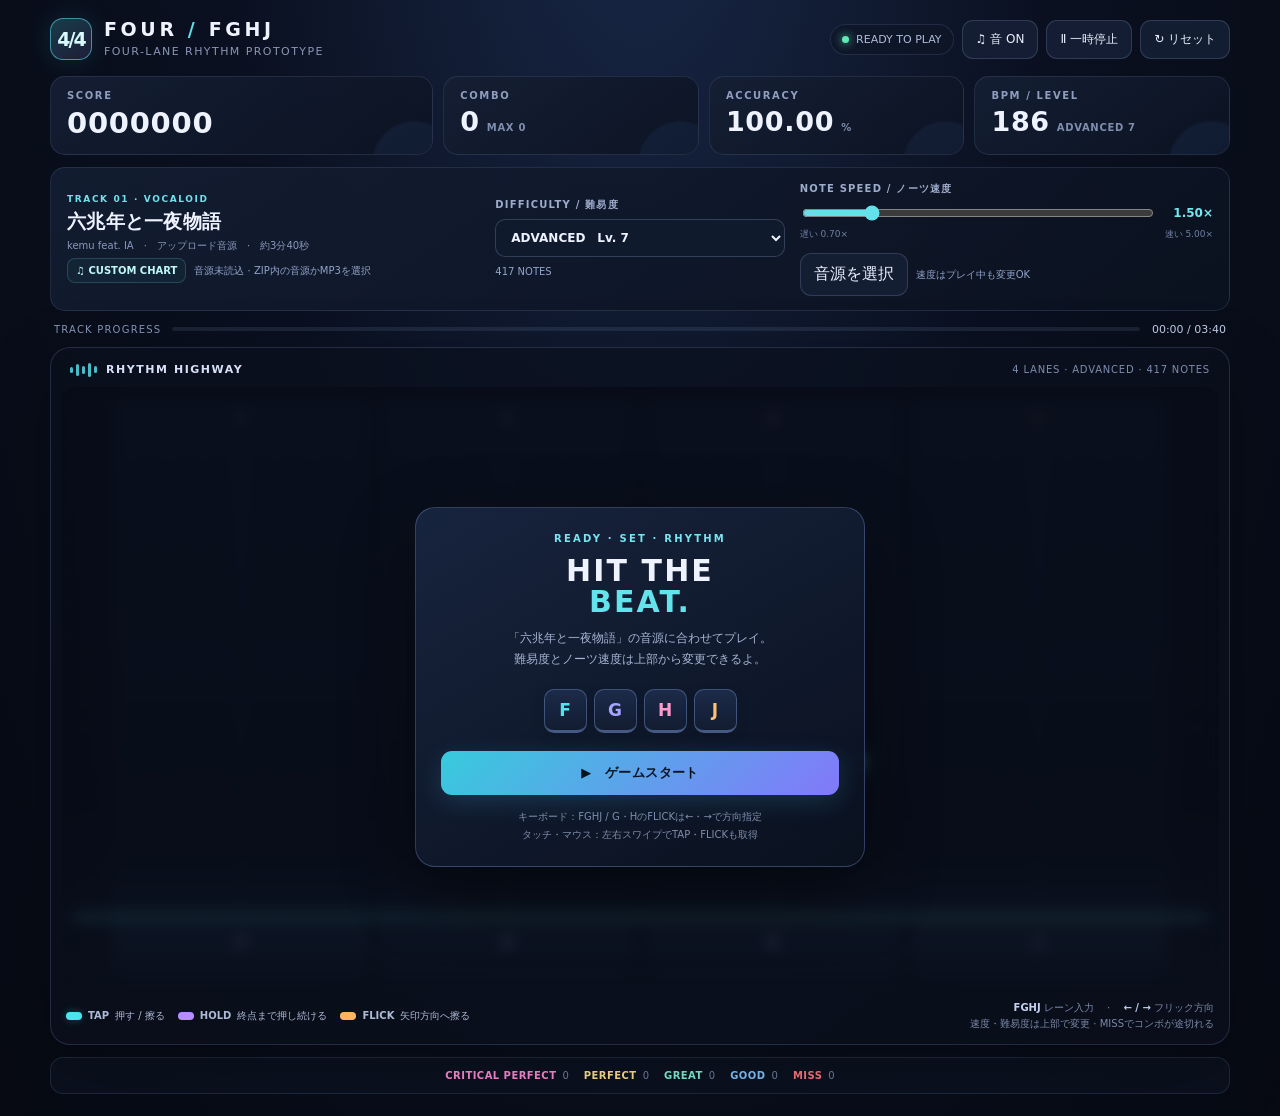
<file: index.html>
<!doctype html>
<html lang="ja">
<head>
<meta charset="utf-8">
<meta name="viewport" content="width=device-width,initial-scale=1,maximum-scale=1,user-scalable=no">
<meta name="theme-color" content="#090d18">
<title>FOUR / FGHJ Rhythm — 六兆年と一夜物語</title>
<link rel="stylesheet" href="./css/style.css">
<script src="./js/game.js" defer></script>
</head>
<body>
<div class="app">
  <header class="topbar">
    <div class="brand">
      <div class="logo">4/4</div>
      <div><h1>FOUR <span style="color:#60dfe9">/</span> FGHJ</h1><p>FOUR-LANE RHYTHM PROTOTYPE</p></div>
    </div>
    <div class="top-actions">
      <div class="status"><span class="status-dot"></span><span id="statusText">READY TO PLAY</span></div>
      <button class="icon-btn" id="soundBtn" title="リズムガイド音のON/OFF">♫ 音 ON</button>
      <button class="secondary-btn" id="pauseBtn" disabled>Ⅱ 一時停止</button>
      <button class="secondary-btn" id="restartBtn">↻ リセット</button>
    </div>
  </header>

  <section class="hud" aria-label="プレイ情報">
    <div class="metric primary"><div class="metric-label">SCORE</div><div class="metric-value" id="score">0000000</div></div>
    <div class="metric"><div class="metric-label">COMBO</div><div class="metric-value" id="combo">0<span class="metric-sub">MAX <span id="maxCombo">0</span></span></div></div>
    <div class="metric"><div class="metric-label">ACCURACY</div><div class="metric-value" id="accuracy">100.00<span class="metric-sub">%</span></div></div>
    <div class="metric"><div class="metric-label">BPM / LEVEL</div><div class="metric-value"><span id="bpmMain">186</span><span class="metric-sub" id="levelLabel">ADVANCED 7</span></div></div>
  </section>

  <section class="song-settings" aria-label="楽曲とゲーム設定">
    <div class="song-ident">
      <div class="song-kicker">TRACK 01 · VOCALOID</div>
      <h2 class="song-title">六兆年と一夜物語</h2>
      <p class="song-artist">kemu feat. IA　·　アップロード音源　·　約3分40秒</p>
      <div class="audio-controls"><span class="track-tag">♫ CUSTOM CHART</span><span class="audio-state" id="audioStatus" aria-live="polite">音源を読み込み中…</span></div>
    </div>
    <label class="setting-field">
      <span class="setting-label">DIFFICULTY / 難易度</span>
      <select class="setting-select" id="difficultySelect" aria-label="難易度を選択">
        <option value="ADVANCED">ADVANCED　Lv. 7</option>
        <option value="EXPERT">EXPERT　Lv. 11</option>
        <option value="MASTER">MASTER　Lv. 13</option>
      </select>
      <span class="audio-state" id="chartCount">417 NOTES</span>
    </label>
    <div class="setting-field">
      <label class="setting-label" for="speedSlider">NOTE SPEED / ノーツ速度</label>
      <div class="speed-line"><input class="speed-slider" id="speedSlider" type="range" min="0.70" max="5.00" step="0.05" value="1.50"><output class="speed-value" id="speedValue" for="speedSlider">1.50×</output></div>
      <div class="speed-extremes"><span>遅い 0.70×</span><span>速い 5.00×</span></div>
      <div class="audio-controls"><button class="secondary-btn" id="audioLoadBtn" type="button">音源を選択</button><input id="audioFile" type="file" accept="audio/*,.mp3" hidden><span class="audio-state">速度はプレイ中も変更OK</span></div>
    </div>
  </section>
  <audio id="songAudio" src="./music/rokuchounen.mp3" preload="auto"></audio>

  <div class="progress-wrap"><span class="progress-label">TRACK PROGRESS</span><div class="progress-track"><div class="progress-fill" id="progressFill"></div></div><span class="time-label" id="timeLabel">00:00 / 03:40</span></div>

  <main class="game-panel">
    <div class="stage-head">
      <div class="stage-heading"><span class="live-bars"><i></i><i></i><i></i><i></i><i></i></span> RHYTHM HIGHWAY</div>
      <div class="stage-meta" id="stageMeta">4 LANES · 3 NOTE TYPES · SONG CHART</div>
    </div>
    <div class="canvas-wrap" id="canvasWrap">
      <canvas id="game" tabindex="0" aria-label="4レーンのリズムゲーム。FGHJキーまたは画面下部のスワイプでプレイ"></canvas>
      <div class="toast" id="toast">FLICK DIRECTION!</div>
      <div class="overlay" id="overlay">
        <div class="overlay-card" id="overlayCard">
          <div class="eyebrow">READY · SET · RHYTHM</div>
          <h2>HIT THE<br><span style="color:#63e4ec">BEAT.</span></h2>
          <p>「六兆年と一夜物語」の音源に合わせてプレイ。<br>難易度とノーツ速度は上部から変更できるよ。</p>
          <div class="keychips"><div class="keycap">F</div><div class="keycap">G</div><div class="keycap">H</div><div class="keycap">J</div></div>
          <button class="primary-btn overlay-btn" id="startBtn">▶　ゲームスタート</button>
          <p class="overlay-note">キーボード：FGHJ / FLICKは←・→で方向指定<br>タッチ・マウス：左右スワイプでTAP・FLICKも取得</p>
        </div>
      </div>
    </div>
    <div class="bottom-row">
      <div class="legend">
        <div class="legend-item"><span class="legend-dot tap"></span><strong>TAP</strong><span>押す / 擦る</span></div>
        <div class="legend-item"><span class="legend-dot hold"></span><strong>HOLD</strong><span>終点まで押し続ける</span></div>
        <div class="legend-item"><span class="legend-dot flick"></span><strong>FLICK</strong><span>矢印方向へ擦る</span></div>
      </div>
      <div class="foot-hint"><strong>FGHJ</strong> レーン入力　 ·　 <strong>← / →</strong> フリック方向<br>速度・難易度は上部で変更 · MISSでコンボが途切れる</div>
    </div>
  </main>

  <div class="judgement-strip" aria-label="判定カウント">
    <div class="j-item"><b>CRITICAL PERFECT</b><span class="count" id="countCP">0</span></div>
    <div class="j-item"><b>PERFECT</b><span class="count" id="countP">0</span></div>
    <div class="j-item"><b>GREAT</b><span class="count" id="countGr">0</span></div>
    <div class="j-item"><b>GOOD</b><span class="count" id="countGd">0</span></div>
    <div class="j-item"><b>MISS</b><span class="count" id="countM">0</span></div>
  </div>
</div>

<script>
(() => {
  'use strict';
  const BPM = 186, BEAT = 60 / BPM, APPROACH = 1.85;
  let ROUND = 220.2, noteSpeed = 1.50, selectedDifficulty = 'ADVANCED', audioReady = false, audioFailed = false, audioObjectUrl = null;
  const DIFFICULTY_INFO = { ADVANCED:{level:7,count:417}, EXPERT:{level:11,count:706}, MASTER:{level:13,count:1174} };
  const CHART_DATA = {"ADVANCED":[[0.38,2,"T",0,0.0],[4.2262,2,"T",0,0.0],[4.9954,2,"T",0,0.0],[6.1492,3,"T",0,0.0],[6.5338,3,"T",0,0.0],[7.3031,1,"H",0,0.6452],[9.6591,0,"T",0,0.0],[9.8204,1,"F",1,0.0],[9.9817,2,"T",0,0.0],[10.143,3,"H",0,0.9677],[10.7882,0,"T",0,0.0],[11.4333,0,"T",0,0.0],[13.6914,0,"T",0,0.0],[14.014,0,"T",0,0.0],[14.1753,1,"T",0,0.0],[14.3365,3,"T",0,0.0],[15.7882,0,"T",0,0.0],[15.9495,3,"T",0,0.0],[16.5946,3,"T",0,0.0],[16.9172,0,"T",0,0.0],[17.2398,0,"T",0,0.0],[17.5624,0,"T",0,0.0],[18.2075,0,"T",0,0.0],[18.3688,3,"T",0,0.0],[19.3365,2,"T",0,0.0],[19.8204,3,"T",0,0.0],[19.9817,0,"T",0,0.0],[20.9495,2,"T",0,0.0],[21.1107,3,"T",0,0.0],[21.272,2,"T",0,0.0],[21.4333,3,"T",0,0.0],[21.5946,0,"T",0,0.0],[23.2075,3,"T",0,0.0],[23.8527,2,"T",0,0.0],[24.8204,0,"T",0,0.0],[25.143,3,"T",0,0.0],[25.4656,1,"F",1,0.0],[26.272,1,"F",1,0.0],[26.9172,1,"T",0,0.0],[27.0785,2,"T",0,0.0],[27.5624,2,"T",0,0.0],[27.8849,3,"T",0,0.0],[28.3688,0,"T",0,0.0],[29.4978,0,"T",0,0.0],[29.6591,1,"T",0,0.0],[29.9817,0,"F",1,0.0],[30.143,3,"T",0,0.0],[30.4656,3,"T",0,0.0],[31.1107,0,"T",0,0.0],[31.5946,3,"T",0,0.0],[31.7559,0,"H",0,0.6452],[32.0785,1,"T",0,0.0],[32.4011,1,"T",0,0.0],[33.2075,3,"T",0,0.0],[34.014,1,"T",0,0.0],[34.3365,3,"T",0,0.0],[34.6591,1,"T",0,0.0],[35.5462,1,"T",0,0.0],[35.6269,0,"T",0,0.0],[35.9495,2,"T",0,0.0],[36.7559,3,"T",0,0.0],[37.0785,1,"F",-1,0.0],[37.5624,3,"T",0,0.0],[37.8849,2,"T",0,0.0],[38.3688,2,"T",0,0.0],[38.5301,0,"T",0,0.0],[38.8527,1,"T",0,0.0],[39.1753,2,"T",0,0.0],[40.6269,2,"T",0,0.0],[41.1107,3,"F",-1,0.0],[42.0785,2,"T",0,0.0],[42.4011,1,"T",0,0.0],[42.7236,1,"T",0,0.0],[43.3688,1,"T",0,0.0],[43.5301,0,"T",0,0.0],[43.8527,2,"T",0,0.0],[44.4978,3,"T",0,0.0],[44.8204,2,"T",0,0.0],[45.7882,0,"T",0,0.0],[46.1107,1,"T",0,0.0],[46.4333,1,"T",0,0.0],[47.0785,3,"H",0,0.9677],[47.4011,2,"T",0,0.0],[47.5624,0,"T",0,0.0],[48.2075,3,"T",0,0.0],[48.3688,2,"T",0,0.0],[48.5301,1,"T",0,0.0],[48.6914,2,"T",0,0.0],[49.8204,1,"H",0,0.6452],[49.9817,0,"T",0,0.0],[50.143,2,"T",0,0.0],[50.3043,0,"T",0,0.0],[50.4656,3,"T",0,0.0],[51.1107,0,"T",0,0.0],[51.4333,1,"T",0,0.0],[51.7559,0,"H",0,0.9677],[53.0462,1,"H",0,0.9677],[53.6914,0,"T",0,0.0],[53.8527,2,"T",0,0.0],[54.6591,0,"T",0,0.0],[55.3043,3,"H",0,0.6452],[55.6269,1,"T",0,0.0],[55.7882,2,"T",0,0.0],[56.5946,3,"T",0,0.0],[59.3365,1,"T",0,0.0],[59.6591,0,"T",0,0.0],[60.4656,0,"T",0,0.0],[60.6269,1,"T",0,0.0],[61.4333,0,"T",0,0.0],[62.8849,1,"F",1,0.0],[63.0462,3,"T",0,0.0],[63.2075,1,"H",0,0.6452],[64.1753,3,"T",0,0.0],[64.4978,0,"F",1,0.0],[64.6591,1,"T",0,0.0],[66.1107,2,"T",0,0.0],[66.272,0,"T",0,0.0],[66.5946,2,"T",0,0.0],[69.014,3,"H",0,0.9677],[69.3365,1,"T",0,0.0],[69.6591,2,"T",0,0.0],[70.143,1,"T",0,0.0],[70.4656,3,"T",0,0.0],[72.4011,0,"H",0,0.9677],[72.7236,1,"H",0,0.9677],[73.5301,2,"H",0,0.6452],[74.1753,1,"T",0,0.0],[74.9817,3,"T",0,0.0],[75.7882,2,"T",0,0.0],[75.9495,0,"T",0,0.0],[76.1107,3,"H",0,0.6452],[77.0785,2,"T",0,0.0],[77.2398,1,"T",0,0.0],[77.8849,0,"T",0,0.0],[78.5301,3,"T",0,0.0],[78.6914,1,"T",0,0.0],[79.3365,2,"T",0,0.0],[79.6591,1,"F",-1,0.0],[79.9817,3,"T",0,0.0],[80.3043,0,"T",0,0.0],[80.4656,2,"T",0,0.0],[80.6269,3,"T",0,0.0],[80.7882,1,"T",0,0.0],[82.2398,2,"T",0,0.0],[82.4011,1,"T",0,0.0],[82.4817,3,"F",-1,0.0],[82.5624,0,"T",0,0.0],[84.3365,3,"F",-1,0.0],[84.4978,1,"H",0,0.6452],[84.6591,2,"T",0,0.0],[85.3043,2,"T",0,0.0],[86.272,0,"T",0,0.0],[86.5946,1,"T",0,0.0],[87.4011,1,"T",0,0.0],[87.7236,3,"T",0,0.0],[88.2075,3,"T",0,0.0],[88.3688,1,"H",0,0.6452],[88.8527,3,"T",0,0.0],[89.014,2,"T",0,0.0],[89.1753,3,"T",0,0.0],[89.6591,1,"T",0,0.0],[90.4656,2,"T",0,0.0],[90.6269,3,"T",0,0.0],[90.9495,1,"H",0,0.6452],[91.272,0,"H",0,0.6452],[91.4333,3,"T",0,0.0],[91.5946,2,"T",0,0.0],[92.4011,1,"T",0,0.0],[93.2075,1,"H",0,0.9677],[93.5301,2,"T",0,0.0],[93.6914,3,"T",0,0.0],[94.1753,0,"T",0,0.0],[94.8204,2,"F",1,0.0],[94.9817,3,"T",0,0.0],[95.4656,3,"T",0,0.0],[95.8688,2,"T",0,0.0],[96.272,0,"H",0,0.6452],[96.4333,1,"F",-1,0.0],[97.0785,0,"T",0,0.0],[97.4011,3,"H",0,0.6452],[97.8849,0,"T",0,0.0],[99.4978,0,"T",0,0.0],[100.3043,1,"T",0,0.0],[100.4656,0,"H",0,0.9677],[100.6269,2,"F",-1,0.0],[101.1107,1,"T",0,0.0],[101.272,3,"T",0,0.0],[101.4333,2,"T",0,0.0],[101.7559,2,"F",1,0.0],[101.9172,1,"T",0,0.0],[103.0462,0,"T",0,0.0],[103.3688,0,"T",0,0.0],[103.5301,1,"T",0,0.0],[103.6914,2,"T",0,0.0],[104.3365,1,"T",0,0.0],[104.4171,0,"H",0,0.9677],[105.4656,2,"T",0,0.0],[105.6269,0,"T",0,0.0],[105.7882,1,"T",0,0.0],[106.4333,0,"H",0,0.6452],[106.5139,3,"T",0,0.0],[106.5946,1,"T",0,0.0],[107.5624,2,"T",0,0.0],[107.8849,2,"T",0,0.0],[108.2075,3,"T",0,0.0],[108.3688,1,"T",0,0.0],[108.5301,0,"F",1,0.0],[108.6914,1,"T",0,0.0],[109.3365,3,"T",0,0.0],[109.4978,0,"T",0,0.0],[109.9817,3,"T",0,0.0],[110.3043,0,"T",0,0.0],[110.6269,1,"H",0,0.6452],[111.1107,3,"T",0,0.0],[111.272,0,"T",0,0.0],[111.7559,1,"T",0,0.0],[112.2398,0,"T",0,0.0],[112.3204,2,"T",0,0.0],[112.4011,3,"T",0,0.0],[112.7236,1,"F",1,0.0],[112.8849,0,"H",0,0.6452],[113.0462,3,"T",0,0.0],[114.014,0,"T",0,0.0],[114.1753,1,"T",0,0.0],[114.3365,3,"T",0,0.0],[114.4978,1,"T",0,0.0],[114.6591,0,"T",0,0.0],[114.9817,3,"T",0,0.0],[117.2398,2,"T",0,0.0],[118.0462,1,"T",0,0.0],[118.3688,0,"T",0,0.0],[118.8527,0,"T",0,0.0],[119.1753,2,"T",0,0.0],[119.4978,3,"T",0,0.0],[119.6591,1,"T",0,0.0],[119.8204,0,"T",0,0.0],[119.9817,2,"T",0,0.0],[120.7882,1,"T",0,0.0],[121.1107,2,"T",0,0.0],[121.4333,2,"T",0,0.0],[122.8849,3,"T",0,0.0],[123.2075,0,"T",0,0.0],[123.5301,0,"T",0,0.0],[123.8527,3,"F",-1,0.0],[124.014,2,"T",0,0.0],[124.9817,1,"T",0,0.0],[125.143,3,"T",0,0.0],[127.5624,3,"T",0,0.0],[127.8849,0,"F",1,0.0],[128.2075,1,"T",0,0.0],[129.014,2,"H",0,0.9677],[129.6591,1,"T",0,0.0],[131.5946,2,"H",0,0.6452],[131.7559,0,"T",0,0.0],[132.0785,1,"T",0,0.0],[132.4011,3,"H",0,0.6452],[132.7236,1,"T",0,0.0],[133.2075,2,"T",0,0.0],[134.9817,1,"T",0,0.0],[136.4333,3,"T",0,0.0],[136.5946,0,"H",0,0.6452],[137.0785,2,"T",0,0.0],[137.5624,0,"T",0,0.0],[138.6914,1,"T",0,0.0],[138.8527,3,"T",0,0.0],[139.6591,2,"T",0,0.0],[139.8204,0,"T",0,0.0],[140.4656,2,"T",0,0.0],[141.9172,3,"F",-1,0.0],[142.4011,3,"F",-1,0.0],[143.0462,1,"H",0,0.6452],[143.5301,2,"T",0,0.0],[143.6914,3,"T",0,0.0],[144.1753,0,"T",0,0.0],[144.3365,1,"T",0,0.0],[145.143,3,"T",0,0.0],[145.3043,0,"T",0,0.0],[146.5946,2,"T",0,0.0],[147.2398,3,"T",0,0.0],[147.8849,3,"T",0,0.0],[148.8527,3,"T",0,0.0],[149.3365,3,"T",0,0.0],[149.6591,1,"T",0,0.0],[149.9817,0,"T",0,0.0],[151.272,0,"T",0,0.0],[151.4333,1,"T",0,0.0],[152.0785,0,"T",0,0.0],[152.2398,2,"T",0,0.0],[152.4011,1,"T",0,0.0],[152.5624,0,"H",0,0.6452],[154.014,3,"T",0,0.0],[154.1753,1,"T",0,0.0],[154.6591,3,"T",0,0.0],[154.8204,0,"H",0,0.9677],[155.3043,3,"T",0,0.0],[155.4656,2,"T",0,0.0],[155.6269,3,"T",0,0.0],[156.272,2,"T",0,0.0],[156.5946,0,"H",0,0.6452],[156.9172,1,"T",0,0.0],[157.0785,2,"T",0,0.0],[158.0462,1,"T",0,0.0],[158.5301,1,"H",0,0.6452],[158.8527,0,"H",0,0.9677],[159.014,2,"T",0,0.0],[159.8204,1,"T",0,0.0],[159.9817,0,"T",0,0.0],[160.7882,1,"T",0,0.0],[161.1107,1,"F",-1,0.0],[162.4011,3,"T",0,0.0],[162.5624,0,"H",0,0.6452],[162.7236,2,"T",0,0.0],[163.9333,2,"T",0,0.0],[164.014,1,"T",0,0.0],[164.4978,1,"T",0,0.0],[164.6591,3,"T",0,0.0],[165.3043,2,"T",0,0.0],[165.6269,0,"T",0,0.0],[166.272,3,"T",0,0.0],[166.5946,3,"T",0,0.0],[166.7559,1,"T",0,0.0],[166.9172,2,"T",0,0.0],[168.0462,0,"T",0,0.0],[168.3688,3,"T",0,0.0],[168.5301,1,"H",0,0.6452],[169.1753,0,"H",0,0.6452],[169.3365,3,"T",0,0.0],[169.4978,2,"T",0,0.0],[170.4656,1,"T",0,0.0],[171.7559,3,"T",0,0.0],[172.0785,2,"T",0,0.0],[172.4011,2,"T",0,0.0],[172.8849,3,"H",0,0.9677],[173.3688,2,"T",0,0.0],[174.9817,1,"T",0,0.0],[176.1107,2,"T",0,0.0],[176.4333,3,"T",0,0.0],[176.7559,0,"T",0,0.0],[176.9172,3,"H",0,0.6452],[177.5624,0,"T",0,0.0],[177.8849,1,"F",1,0.0],[178.0462,0,"T",0,0.0],[178.3688,2,"T",0,0.0],[178.5301,1,"T",0,0.0],[178.9333,2,"T",0,0.0],[179.014,3,"T",0,0.0],[179.4978,3,"T",0,0.0],[179.6591,2,"F",1,0.0],[179.9817,3,"T",0,0.0],[180.3043,3,"H",0,0.9677],[180.7882,2,"T",0,0.0],[181.5946,1,"H",0,0.9677],[182.0785,3,"T",0,0.0],[183.0462,3,"T",0,0.0],[184.014,0,"T",0,0.0],[185.9495,2,"T",0,0.0],[186.272,2,"T",0,0.0],[186.4333,0,"T",0,0.0],[187.4011,3,"T",0,0.0],[187.7236,1,"T",0,0.0],[187.8849,0,"T",0,0.0],[188.0462,1,"T",0,0.0],[188.2075,0,"T",0,0.0],[188.5301,0,"T",0,0.0],[188.6914,2,"T",0,0.0],[189.4978,2,"H",0,0.6452],[189.6591,1,"T",0,0.0],[189.8204,0,"T",0,0.0],[189.9817,1,"T",0,0.0],[190.143,3,"T",0,0.0],[190.4656,0,"T",0,0.0],[191.5946,0,"T",0,0.0],[191.7559,3,"T",0,0.0],[191.9172,1,"T",0,0.0],[193.2075,0,"T",0,0.0],[194.1753,0,"T",0,0.0],[195.143,3,"T",0,0.0],[195.3849,3,"T",0,0.0],[195.4656,1,"T",0,0.0],[195.9495,1,"T",0,0.0],[196.7559,0,"T",0,0.0],[196.9172,1,"T",0,0.0],[197.0785,0,"T",0,0.0],[197.4011,3,"T",0,0.0],[199.014,0,"T",0,0.0],[199.1753,2,"T",0,0.0],[199.8204,1,"T",0,0.0],[200.7882,3,"T",0,0.0],[201.272,0,"T",0,0.0],[201.7559,0,"T",0,0.0],[201.9172,3,"T",0,0.0],[202.7236,2,"T",0,0.0],[203.0462,0,"T",0,0.0],[203.3688,0,"T",0,0.0],[203.5301,1,"T",0,0.0],[203.6914,3,"T",0,0.0],[204.8204,2,"T",0,0.0],[205.9495,1,"T",0,0.0],[207.1346,3,"T",0,0.0],[207.5192,2,"T",0,0.0],[207.9038,2,"T",0,0.0],[208.2885,1,"T",0,0.0],[209.8269,0,"T",0,0.0],[210.2115,3,"T",0,0.0],[210.9808,3,"T",0,0.0],[211.3654,2,"T",0,0.0],[213.6731,3,"T",0,0.0],[214.4423,1,"T",0,0.0],[215.2115,1,"T",0,0.0],[215.5962,0,"F",1,0.0],[215.9808,0,"T",0,0.0],[216.3654,2,"T",0,0.0],[216.75,2,"T",0,0.0],[217.1346,3,"T",0,0.0],[217.5192,2,"T",0,0.0],[217.9038,1,"T",0,0.0],[218.2885,1,"T",0,0.0]],"EXPERT":[[1.1492,3,"F",-1,0.0],[1.5338,3,"T",0,0.0],[1.9185,3,"T",0,0.0],[2.6877,0,"T",0,0.0],[3.4569,0,"F",1,0.0],[4.2262,3,"T",0,0.0],[5.38,1,"T",0,0.0],[5.7646,2,"F",-1,0.0],[6.1492,3,"T",0,0.0],[6.5338,2,"F",-1,0.0],[6.9185,0,"H",0,0.9677],[7.6877,2,"F",-1,0.0],[9.2262,2,"T",0,0.0],[9.8204,2,"T",0,0.0],[10.143,0,"T",0,0.0],[10.6269,3,"T",0,0.0],[11.272,0,"T",0,0.0],[12.4011,0,"F",1,0.0],[12.7236,1,"T",0,0.0],[13.0462,1,"H",0,0.9677],[14.1753,0,"F",1,0.0],[14.7397,0,"H",0,0.9677],[14.8204,2,"T",0,0.0],[15.3043,1,"T",0,0.0],[15.6269,1,"T",0,0.0],[15.7882,3,"T",0,0.0],[15.9495,0,"F",1,0.0],[16.272,3,"T",0,0.0],[16.4333,0,"T",0,0.0],[16.9172,3,"F",-1,0.0],[17.0785,2,"T",0,0.0],[17.2398,0,"T",0,0.0],[17.3204,2,"T",0,0.0],[17.4011,0,"T",0,0.0],[17.8849,1,"T",0,0.0],[18.0462,3,"H",0,0.9677],[18.2075,0,"F",1,0.0],[19.014,2,"T",0,0.0],[19.3365,2,"F",1,0.0],[19.8204,3,"T",0,0.0],[20.143,0,"H",0,0.6452],[20.4656,1,"T",0,0.0],[20.6269,2,"F",1,0.0],[20.9495,2,"T",0,0.0],[21.1107,3,"F",-1,0.0],[21.4333,0,"T",0,0.0],[21.5946,1,"F",1,0.0],[21.7559,2,"T",0,0.0],[21.9172,3,"T",0,0.0],[22.0785,1,"T",0,0.0],[22.4011,0,"T",0,0.0],[22.7236,3,"T",0,0.0],[23.0462,3,"T",0,0.0],[23.2075,2,"T",0,0.0],[23.3688,0,"T",0,0.0],[23.5301,2,"T",0,0.0],[23.6914,0,"H",0,0.6452],[23.772,1,"F",-1,0.0],[23.8527,3,"F",-1,0.0],[24.3365,1,"H",0,0.9677],[24.6591,2,"H",0,0.9677],[24.8204,0,"T",0,0.0],[25.3043,3,"F",-1,0.0],[25.7882,2,"H",0,0.9677],[26.1107,0,"F",1,0.0],[26.272,3,"T",0,0.0],[26.4333,0,"F",1,0.0],[26.5946,1,"H",0,0.9677],[26.7559,3,"T",0,0.0],[27.0785,0,"T",0,0.0],[27.2398,3,"T",0,0.0],[27.5624,0,"T",0,0.0],[27.7236,3,"T",0,0.0],[28.2075,3,"F",-1,0.0],[28.5301,3,"H",0,0.6452],[28.6914,0,"T",0,0.0],[28.8527,0,"H",0,0.9677],[28.8527,1,"F",-1,0.0],[29.014,2,"H",0,0.9677],[29.1753,1,"F",-1,0.0],[29.4978,3,"T",0,0.0],[29.6591,1,"T",0,0.0],[29.8204,3,"T",0,0.0],[29.9817,1,"T",0,0.0],[30.3043,3,"H",0,0.9677],[30.4656,2,"T",0,0.0],[30.7882,2,"T",0,0.0],[30.9495,1,"F",1,0.0],[31.4333,0,"T",0,0.0],[31.5139,1,"T",0,0.0],[31.5946,3,"T",0,0.0],[31.7559,2,"T",0,0.0],[31.9172,1,"H",0,0.9677],[31.9978,0,"T",0,0.0],[32.0785,2,"H",0,0.9677],[32.2398,3,"H",0,0.9677],[32.4011,0,"F",1,0.0],[32.7236,0,"H",0,0.6452],[33.2075,2,"F",1,0.0],[33.5301,2,"T",0,0.0],[33.8527,0,"T",0,0.0],[34.014,3,"T",0,0.0],[34.1753,1,"T",0,0.0],[34.3365,0,"T",0,0.0],[34.5784,0,"T",0,0.0],[34.6591,1,"T",0,0.0],[34.8204,0,"F",1,0.0],[34.9817,3,"T",0,0.0],[35.143,2,"F",1,0.0],[35.3043,0,"T",0,0.0],[36.0301,1,"T",0,0.0],[36.1107,3,"T",0,0.0],[36.4333,2,"T",0,0.0],[36.5946,3,"T",0,0.0],[36.7559,1,"F",-1,0.0],[36.8365,2,"T",0,0.0],[36.9172,0,"F",1,0.0],[37.2398,2,"H",0,0.9677],[37.4011,0,"T",0,0.0],[37.7236,3,"T",0,0.0],[38.0462,3,"F",-1,0.0],[38.2075,0,"H",0,0.6452],[38.6914,1,"T",0,0.0],[38.8527,2,"T",0,0.0],[39.1753,2,"T",0,0.0],[39.3365,1,"T",0,0.0],[39.4978,3,"T",0,0.0],[39.8204,0,"H",0,0.6452],[40.143,1,"T",0,0.0],[40.4656,2,"H",0,0.9677],[40.6269,3,"T",0,0.0],[40.7882,0,"T",0,0.0],[40.8688,3,"T",0,0.0],[40.9495,1,"T",0,0.0],[41.1107,0,"F",1,0.0],[41.1913,3,"F",-1,0.0],[41.4333,0,"F",1,0.0],[41.9172,3,"T",0,0.0],[42.0785,2,"H",0,0.6452],[42.4011,0,"T",0,0.0],[42.5624,1,"T",0,0.0],[42.7236,3,"T",0,0.0],[43.0462,2,"T",0,0.0],[43.5301,0,"T",0,0.0],[43.8527,2,"F",-1,0.0],[44.1753,0,"T",0,0.0],[44.6591,1,"T",0,0.0],[44.8204,0,"T",0,0.0],[44.9817,3,"H",0,0.9677],[45.7882,0,"T",0,0.0],[46.1107,2,"F",-1,0.0],[46.272,1,"F",1,0.0],[46.8365,0,"F",1,0.0],[46.9172,2,"T",0,0.0],[46.9978,3,"T",0,0.0],[47.0785,2,"T",0,0.0],[47.2398,3,"T",0,0.0],[47.8849,0,"T",0,0.0],[47.8849,3,"T",0,0.0],[48.6914,2,"T",0,0.0],[49.3365,2,"T",0,0.0],[49.4978,1,"T",0,0.0],[50.143,3,"T",0,0.0],[50.3043,2,"T",0,0.0],[50.6269,2,"H",0,0.9677],[50.7882,0,"H",0,0.6452],[50.8688,1,"T",0,0.0],[51.272,3,"H",0,0.9677],[51.4333,1,"T",0,0.0],[51.7559,1,"T",0,0.0],[52.0785,0,"T",0,0.0],[52.1591,2,"T",0,0.0],[52.2398,0,"T",0,0.0],[52.4011,1,"T",0,0.0],[52.5624,2,"T",0,0.0],[52.7236,1,"T",0,0.0],[53.0462,2,"F",1,0.0],[53.2075,1,"T",0,0.0],[53.8527,1,"F",-1,0.0],[54.3365,3,"H",0,0.9677],[54.901,2,"F",-1,0.0],[54.9817,0,"T",0,0.0],[55.143,2,"T",0,0.0],[55.4656,2,"T",0,0.0],[55.6269,1,"T",0,0.0],[55.7075,2,"T",0,0.0],[55.8688,3,"T",0,0.0],[56.272,1,"T",0,0.0],[56.9172,3,"H",0,0.9677],[57.2398,1,"T",0,0.0],[57.4011,0,"T",0,0.0],[57.5624,2,"T",0,0.0],[58.0462,3,"T",0,0.0],[58.6914,1,"H",0,0.6452],[58.8527,0,"T",0,0.0],[58.9333,3,"T",0,0.0],[59.014,2,"H",0,0.6452],[59.6591,1,"T",0,0.0],[59.8204,0,"T",0,0.0],[59.9817,1,"H",0,0.9677],[60.6269,2,"F",-1,0.0],[60.9495,0,"T",0,0.0],[61.1107,3,"F",-1,0.0],[61.272,2,"T",0,0.0],[61.5946,1,"T",0,0.0],[61.7559,0,"T",0,0.0],[62.2398,0,"T",0,0.0],[62.7236,1,"T",0,0.0],[63.0462,3,"H",0,0.6452],[63.3688,0,"T",0,0.0],[63.5301,1,"T",0,0.0],[63.8527,3,"T",0,0.0],[64.014,2,"H",0,0.9677],[64.1753,0,"T",0,0.0],[64.3365,1,"T",0,0.0],[65.143,2,"H",0,0.6452],[65.3043,3,"F",-1,0.0],[65.4656,0,"T",0,0.0],[65.5462,1,"T",0,0.0],[66.1913,1,"T",0,0.0],[66.272,0,"T",0,0.0],[66.4333,3,"F",-1,0.0],[66.7559,1,"H",0,0.9677],[67.0785,3,"T",0,0.0],[67.2398,2,"T",0,0.0],[67.8849,2,"T",0,0.0],[68.3688,0,"F",1,0.0],[68.5301,3,"T",0,0.0],[69.6591,2,"H",0,0.9677],[69.8204,1,"T",0,0.0],[70.143,3,"T",0,0.0],[70.4656,0,"T",0,0.0],[70.7882,3,"T",0,0.0],[71.272,0,"T",0,0.0],[71.3526,1,"T",0,0.0],[72.4011,0,"T",0,0.0],[72.8849,3,"T",0,0.0],[73.0462,0,"T",0,0.0],[73.4494,3,"F",-1,0.0],[73.5301,0,"T",0,0.0],[73.6107,1,"F",-1,0.0],[74.1753,3,"T",0,0.0],[74.3365,2,"F",1,0.0],[74.5784,2,"T",0,0.0],[74.6591,3,"T",0,0.0],[74.9817,2,"H",0,0.6452],[75.2236,3,"H",0,0.9677],[75.7882,2,"H",0,0.9677],[75.9495,1,"T",0,0.0],[76.4333,0,"H",0,0.6452],[76.7559,3,"T",0,0.0],[77.0785,3,"T",0,0.0],[77.4011,1,"T",0,0.0],[78.2075,3,"T",0,0.0],[78.5301,3,"T",0,0.0],[78.8527,0,"T",0,0.0],[79.014,2,"T",0,0.0],[79.6591,0,"T",0,0.0],[79.8204,3,"T",0,0.0],[80.3043,0,"T",0,0.0],[80.4656,1,"T",0,0.0],[80.5462,3,"H",0,0.9677],[80.6269,0,"T",0,0.0],[81.1107,1,"T",0,0.0],[81.272,2,"H",0,0.6452],[81.5946,1,"F",1,0.0],[82.0785,2,"F",-1,0.0],[82.2398,1,"T",0,0.0],[82.4011,2,"T",0,0.0],[82.5624,1,"T",0,0.0],[82.8849,0,"T",0,0.0],[83.0462,3,"T",0,0.0],[83.2075,2,"T",0,0.0],[83.3688,3,"T",0,0.0],[83.5301,0,"T",0,0.0],[84.014,2,"F",1,0.0],[84.0946,3,"T",0,0.0],[84.1753,1,"T",0,0.0],[84.4978,2,"T",0,0.0],[84.9817,3,"T",0,0.0],[85.143,2,"T",0,0.0],[85.4656,3,"T",0,0.0],[85.7882,3,"H",0,0.9677],[85.9495,0,"T",0,0.0],[86.1107,2,"T",0,0.0],[86.272,1,"T",0,0.0],[87.2398,3,"T",0,0.0],[87.5624,1,"F",1,0.0],[87.7236,3,"F",-1,0.0],[87.8849,0,"T",0,0.0],[88.2075,0,"F",1,0.0],[88.3688,1,"T",0,0.0],[88.5301,2,"T",0,0.0],[88.772,2,"T",0,0.0],[89.1753,2,"T",0,0.0],[89.6591,2,"T",0,0.0],[90.3043,2,"T",0,0.0],[90.4656,1,"F",-1,0.0],[90.9495,2,"T",0,0.0],[91.272,0,"T",0,0.0],[91.5946,1,"F",-1,0.0],[92.0785,3,"T",0,0.0],[92.2398,2,"T",0,0.0],[92.4011,3,"H",0,0.9677],[92.8849,2,"T",0,0.0],[92.9655,1,"F",-1,0.0],[93.2075,1,"F",-1,0.0],[93.4494,0,"T",0,0.0],[93.5301,3,"T",0,0.0],[93.6914,2,"T",0,0.0],[94.014,2,"T",0,0.0],[94.1753,3,"F",-1,0.0],[94.3365,0,"F",1,0.0],[94.4978,3,"H",0,0.6452],[94.9817,0,"T",0,0.0],[95.4656,1,"T",0,0.0],[95.9495,3,"F",-1,0.0],[96.1107,1,"T",0,0.0],[96.272,0,"T",0,0.0],[96.7559,1,"T",0,0.0],[97.0785,1,"T",0,0.0],[97.8849,2,"T",0,0.0],[98.0462,1,"T",0,0.0],[98.2075,2,"H",0,0.9677],[98.3688,3,"T",0,0.0],[98.5301,1,"T",0,0.0],[98.6107,0,"F",1,0.0],[98.6914,3,"T",0,0.0],[98.8527,1,"F",1,0.0],[99.014,3,"H",0,0.6452],[99.1753,0,"T",0,0.0],[99.4978,1,"T",0,0.0],[99.8204,0,"H",0,0.9677],[99.9817,2,"T",0,0.0],[100.143,1,"T",0,0.0],[100.3043,3,"T",0,0.0],[100.4656,1,"T",0,0.0],[100.6269,3,"T",0,0.0],[100.7882,1,"T",0,0.0],[100.9495,0,"F",1,0.0],[101.4333,2,"H",0,0.6452],[101.5946,3,"T",0,0.0],[101.7559,1,"T",0,0.0],[101.9172,0,"T",0,0.0],[102.5624,1,"T",0,0.0],[102.7236,3,"T",0,0.0],[103.2075,1,"T",0,0.0],[103.6914,1,"H",0,0.6452],[103.772,0,"H",0,0.9677],[103.8527,2,"T",0,0.0],[104.014,3,"T",0,0.0],[104.1753,2,"T",0,0.0],[104.3365,3,"T",0,0.0],[104.4978,2,"T",0,0.0],[104.9817,2,"T",0,0.0],[105.4656,2,"T",0,0.0],[105.6269,0,"H",0,0.6452],[106.1107,1,"H",0,0.9677],[106.5946,3,"T",0,0.0],[107.0785,0,"F",1,0.0],[107.1591,3,"T",0,0.0],[107.2398,1,"T",0,0.0],[107.5624,0,"T",0,0.0],[108.0462,2,"T",0,0.0],[108.2075,1,"T",0,0.0],[108.5301,0,"T",0,0.0],[108.6914,1,"T",0,0.0],[108.8527,0,"H",0,0.9677],[109.014,3,"T",0,0.0],[109.3365,3,"T",0,0.0],[109.4978,1,"T",0,0.0],[109.4978,2,"H",0,0.9677],[109.6591,3,"T",0,0.0],[109.8204,1,"T",0,0.0],[110.4656,1,"T",0,0.0],[110.7882,1,"T",0,0.0],[111.272,0,"T",0,0.0],[111.4333,1,"T",0,0.0],[111.7559,3,"F",-1,0.0],[112.1591,2,"T",0,0.0],[112.4011,1,"H",0,0.6452],[112.5624,3,"T",0,0.0],[113.0462,0,"F",1,0.0],[113.3688,3,"T",0,0.0],[113.6914,1,"T",0,0.0],[114.1753,3,"T",0,0.0],[114.3365,1,"T",0,0.0],[114.4171,3,"T",0,0.0],[114.4978,0,"T",0,0.0],[114.6591,1,"T",0,0.0],[114.9817,0,"T",0,0.0],[115.0623,3,"T",0,0.0],[115.143,2,"T",0,0.0],[115.4656,3,"T",0,0.0],[115.5462,1,"T",0,0.0],[115.9495,1,"T",0,0.0],[116.1107,2,"T",0,0.0],[116.3526,3,"H",0,0.9677],[116.4333,2,"T",0,0.0],[116.7559,0,"F",1,0.0],[117.4011,0,"T",0,0.0],[117.4817,1,"T",0,0.0],[117.5624,0,"T",0,0.0],[117.8849,2,"T",0,0.0],[118.0462,1,"T",0,0.0],[118.2075,2,"T",0,0.0],[118.2881,0,"T",0,0.0],[118.3688,3,"T",0,0.0],[118.8527,0,"T",0,0.0],[119.3365,0,"T",0,0.0],[119.6591,1,"T",0,0.0],[120.143,3,"F",-1,0.0],[120.9495,1,"T",0,0.0],[121.1107,0,"T",0,0.0],[121.4333,1,"T",0,0.0],[121.5946,3,"H",0,0.6452],[121.8365,2,"T",0,0.0],[122.7236,2,"T",0,0.0],[123.6914,3,"T",0,0.0],[124.014,3,"T",0,0.0],[124.3365,3,"T",0,0.0],[124.4978,0,"T",0,0.0],[124.8204,2,"T",0,0.0],[124.9817,1,"T",0,0.0],[125.143,3,"H",0,0.9677],[125.3043,0,"T",0,0.0],[125.4656,2,"H",0,0.9677],[125.7882,1,"T",0,0.0],[126.1107,1,"H",0,0.9677],[126.7559,0,"T",0,0.0],[127.4011,0,"H",0,0.6452],[127.7236,2,"T",0,0.0],[128.0462,2,"T",0,0.0],[128.2075,3,"H",0,0.9677],[128.5301,2,"F",1,0.0],[129.2559,2,"F",1,0.0],[129.6591,3,"T",0,0.0],[129.8204,1,"T",0,0.0],[129.9817,0,"H",0,0.6452],[130.143,3,"T",0,0.0],[130.3043,2,"F",-1,0.0],[130.7882,1,"T",0,0.0],[131.4333,2,"H",0,0.6452],[131.5946,3,"T",0,0.0],[131.9172,3,"T",0,0.0],[132.0785,1,"T",0,0.0],[133.0462,1,"H",0,0.6452],[133.5301,3,"T",0,0.0],[133.8527,1,"H",0,0.9677],[134.014,3,"T",0,0.0],[134.6591,2,"T",0,0.0],[134.9817,3,"T",0,0.0],[135.3043,2,"T",0,0.0],[135.4656,1,"T",0,0.0],[135.6269,2,"T",0,0.0],[136.1107,0,"T",0,0.0],[136.5946,0,"T",0,0.0],[136.7559,1,"F",1,0.0],[136.9172,0,"T",0,0.0],[137.0785,3,"T",0,0.0],[137.7236,2,"T",0,0.0],[138.3688,2,"F",1,0.0],[138.5301,3,"T",0,0.0],[139.014,2,"T",0,0.0],[139.4978,0,"H",0,0.6452],[140.143,2,"T",0,0.0],[140.6269,1,"T",0,0.0],[140.7882,2,"T",0,0.0],[140.9495,0,"T",0,0.0],[141.272,3,"T",0,0.0],[141.4333,0,"T",0,0.0],[141.5946,3,"H",0,0.6452],[142.0785,0,"T",0,0.0],[142.2398,2,"T",0,0.0],[142.4011,0,"T",0,0.0],[143.5301,1,"T",0,0.0],[143.6914,0,"T",0,0.0],[144.1753,0,"T",0,0.0],[144.9817,2,"T",0,0.0],[145.143,3,"T",0,0.0],[145.3043,1,"T",0,0.0],[145.3849,2,"T",0,0.0],[145.6269,0,"F",1,0.0],[146.272,2,"T",0,0.0],[147.0785,0,"T",0,0.0],[147.4011,1,"H",0,0.9677],[147.4817,2,"T",0,0.0],[147.7236,3,"T",0,0.0],[148.8527,2,"F",-1,0.0],[149.1753,2,"F",1,0.0],[149.4171,1,"T",0,0.0],[149.4978,2,"T",0,0.0],[149.6591,1,"H",0,0.6452],[149.9817,3,"T",0,0.0],[150.3043,0,"F",1,0.0],[150.4656,2,"T",0,0.0],[150.6269,0,"T",0,0.0],[150.7882,2,"T",0,0.0],[150.9495,1,"T",0,0.0],[151.1107,0,"F",1,0.0],[151.272,1,"H",0,0.9677],[151.4333,3,"T",0,0.0],[151.5946,2,"H",0,0.9677],[151.7559,0,"T",0,0.0],[151.7559,3,"T",0,0.0],[151.9172,3,"H",0,0.6452],[152.0785,0,"F",1,0.0],[152.2398,0,"T",0,0.0],[152.5624,1,"T",0,0.0],[152.7236,0,"T",0,0.0],[152.8849,2,"F",1,0.0],[153.5301,2,"T",0,0.0],[153.6914,3,"F",-1,0.0],[153.772,2,"T",0,0.0],[154.3365,3,"T",0,0.0],[154.4978,2,"T",0,0.0],[154.8204,2,"F",-1,0.0],[154.9817,1,"F",1,0.0],[155.143,3,"T",0,0.0],[155.3043,2,"T",0,0.0],[155.6269,0,"T",0,0.0],[155.9495,1,"T",0,0.0],[156.272,3,"T",0,0.0],[156.5946,1,"F",1,0.0],[156.7559,3,"T",0,0.0],[156.9172,0,"T",0,0.0],[157.2398,0,"F",1,0.0],[157.7236,1,"T",0,0.0],[158.0462,3,"T",0,0.0],[158.2075,1,"T",0,0.0],[158.3688,2,"T",0,0.0],[158.6107,2,"T",0,0.0],[158.8527,2,"T",0,0.0],[158.9333,3,"T",0,0.0],[159.3365,0,"H",0,0.6452],[159.4978,3,"F",-1,0.0],[159.6591,1,"T",0,0.0],[159.8204,3,"T",0,0.0],[160.3043,1,"T",0,0.0],[160.4656,0,"T",0,0.0],[160.6269,1,"T",0,0.0],[160.7882,3,"T",0,0.0],[161.4333,2,"T",0,0.0],[161.9172,2,"T",0,0.0],[161.9978,3,"T",0,0.0],[162.4011,0,"T",0,0.0],[162.7236,0,"T",0,0.0],[162.8849,3,"T",0,0.0],[163.0462,0,"T",0,0.0],[163.3688,1,"T",0,0.0],[163.6107,1,"T",0,0.0],[163.6914,0,"F",1,0.0],[164.0946,3,"H",0,0.9677],[164.3365,0,"H",0,0.9677],[164.4978,2,"T",0,0.0],[164.6591,1,"T",0,0.0],[164.9817,2,"T",0,0.0],[165.143,1,"F",1,0.0],[165.3043,2,"F",1,0.0],[165.6269,2,"T",0,0.0],[165.7882,1,"T",0,0.0],[166.4333,3,"T",0,0.0],[166.8365,0,"T",0,0.0],[166.9172,1,"T",0,0.0],[167.4011,3,"T",0,0.0],[167.5624,2,"T",0,0.0],[167.8849,2,"T",0,0.0],[168.5301,0,"F",1,0.0],[168.8527,2,"T",0,0.0],[169.3365,2,"T",0,0.0],[169.6591,0,"H",0,0.9677],[170.143,1,"T",0,0.0],[170.3043,2,"T",0,0.0],[170.4656,3,"H",0,0.9677],[170.6269,1,"F",-1,0.0],[171.4333,2,"T",0,0.0],[171.8365,3,"T",0,0.0],[172.0785,2,"T",0,0.0],[172.4011,2,"T",0,0.0],[172.7236,0,"T",0,0.0],[173.0462,0,"T",0,0.0],[173.2881,0,"T",0,0.0],[173.3688,1,"T",0,0.0],[173.6107,2,"T",0,0.0],[174.3365,0,"T",0,0.0],[174.6591,0,"T",0,0.0],[174.7397,3,"F",-1,0.0],[174.8204,0,"T",0,0.0],[174.9817,3,"H",0,0.9677],[175.6269,2,"H",0,0.9677],[176.1107,0,"T",0,0.0],[176.7559,0,"F",1,0.0],[176.9978,2,"T",0,0.0],[177.0785,1,"T",0,0.0],[177.2398,3,"T",0,0.0],[177.5624,3,"T",0,0.0],[178.0462,3,"T",0,0.0],[178.2881,3,"H",0,0.9677],[178.8527,1,"T",0,0.0],[179.014,2,"T",0,0.0],[179.1753,1,"H",0,0.9677],[179.3365,2,"F",1,0.0],[179.4978,0,"T",0,0.0],[179.6591,3,"T",0,0.0],[179.8204,0,"T",0,0.0],[179.9817,3,"T",0,0.0],[180.143,2,"T",0,0.0],[180.3043,3,"H",0,0.9677],[180.9495,0,"F",1,0.0],[181.1107,1,"T",0,0.0],[181.272,2,"F",-1,0.0],[181.4333,0,"T",0,0.0],[181.5946,3,"T",0,0.0],[181.9172,1,"T",0,0.0],[182.0785,0,"T",0,0.0],[182.2398,3,"H",0,0.9677],[182.8849,0,"T",0,0.0],[183.5301,2,"T",0,0.0],[183.6914,3,"T",0,0.0],[184.014,1,"T",0,0.0],[184.1753,2,"F",-1,0.0],[184.4978,0,"T",0,0.0],[184.6591,3,"T",0,0.0],[184.8204,1,"H",0,0.6452],[184.9817,0,"T",0,0.0],[185.143,2,"T",0,0.0],[185.3043,0,"T",0,0.0],[187.0785,3,"T",0,0.0],[187.5624,1,"F",1,0.0],[188.2075,2,"T",0,0.0],[188.5301,3,"T",0,0.0],[188.8527,0,"T",0,0.0],[189.3365,2,"T",0,0.0],[189.8204,3,"T",0,0.0],[190.143,2,"T",0,0.0],[190.4656,1,"T",0,0.0],[190.6269,2,"T",0,0.0],[190.7882,3,"T",0,0.0],[191.1107,3,"T",0,0.0],[191.4333,1,"T",0,0.0],[191.9172,0,"T",0,0.0],[192.2398,3,"T",0,0.0],[192.5624,3,"T",0,0.0],[192.8849,3,"T",0,0.0],[193.0462,2,"T",0,0.0],[193.2881,1,"T",0,0.0],[193.5301,1,"T",0,0.0],[193.6914,3,"T",0,0.0],[194.2559,1,"H",0,0.6452],[194.3365,2,"T",0,0.0],[194.8204,2,"T",0,0.0],[194.9817,0,"H",0,0.9677],[195.3043,1,"T",0,0.0],[195.7882,3,"H",0,0.9677],[197.4817,3,"H",0,0.9677],[197.5624,0,"T",0,0.0],[197.8849,0,"T",0,0.0],[198.0462,1,"T",0,0.0],[198.3688,1,"T",0,0.0],[199.3365,3,"T",0,0.0],[199.6591,3,"T",0,0.0],[199.8204,2,"T",0,0.0],[200.4656,2,"T",0,0.0],[200.7882,3,"T",0,0.0],[200.9495,1,"T",0,0.0],[201.272,2,"H",0,0.6452],[201.5946,1,"F",-1,0.0],[202.0785,1,"F",1,0.0],[202.2398,0,"T",0,0.0],[203.0462,2,"T",0,0.0],[203.6914,0,"T",0,0.0],[203.8527,2,"T",0,0.0],[203.9333,1,"H",0,0.9677],[204.1753,2,"F",1,0.0],[204.4978,2,"T",0,0.0],[204.8204,2,"F",1,0.0],[205.143,2,"T",0,0.0],[205.4656,0,"T",0,0.0],[205.7882,0,"T",0,0.0],[205.9495,3,"T",0,0.0],[206.75,3,"T",0,0.0],[207.5192,0,"T",0,0.0],[207.9038,0,"T",0,0.0],[208.2885,3,"T",0,0.0],[208.6731,2,"T",0,0.0],[209.0577,0,"T",0,0.0],[209.4423,1,"T",0,0.0],[209.8269,2,"F",-1,0.0],[210.9808,3,"T",0,0.0],[211.3654,0,"T",0,0.0],[211.75,2,"T",0,0.0],[212.1346,1,"T",0,0.0],[212.5192,0,"T",0,0.0],[212.9038,0,"F",1,0.0],[213.2885,2,"F",-1,0.0],[213.6731,0,"T",0,0.0],[214.0577,1,"T",0,0.0],[215.5962,0,"T",0,0.0],[216.3654,0,"F",1,0.0],[216.75,2,"T",0,0.0],[217.1346,2,"T",0,0.0],[217.5192,1,"H",0,0.9677],[217.9038,0,"T",0,0.0],[218.6731,1,"T",0,0.0],[219.0577,1,"T",0,0.0],[219.4423,1,"T",0,0.0]],"MASTER":[[0.38,3,"T",0,0.0],[0.7646,3,"T",0,0.0],[1.1492,1,"T",0,0.0],[1.5338,1,"T",0,0.0],[1.9185,2,"T",0,0.0],[2.6877,2,"T",0,0.0],[3.4569,1,"F",1,0.0],[3.8415,1,"F",1,0.0],[4.2262,1,"H",0,1.2903],[4.6108,0,"F",1,0.0],[4.9954,0,"T",0,0.0],[5.38,2,"H",0,0.9677],[5.7646,1,"T",0,0.0],[6.1492,0,"H",0,1.2903],[6.5338,1,"T",0,0.0],[6.9185,1,"F",-1,0.0],[7.6877,3,"F",-1,0.0],[8.4569,2,"F",1,0.0],[8.8415,3,"T",0,0.0],[9.2262,2,"T",0,0.0],[9.7397,2,"T",0,0.0],[9.8204,3,"T",0,0.0],[9.901,0,"H",0,1.2903],[9.9817,1,"H",0,1.2903],[10.143,3,"T",0,0.0],[10.3043,2,"F",-1,0.0],[10.4656,3,"T",0,0.0],[10.6269,2,"T",0,0.0],[10.9495,2,"T",0,0.0],[11.1913,3,"F",-1,0.0],[11.272,2,"T",0,0.0],[11.4333,0,"T",0,0.0],[11.7559,0,"T",0,0.0],[12.0785,1,"H",0,0.9677],[12.1591,0,"T",0,0.0],[12.2398,2,"T",0,0.0],[12.4011,3,"H",0,1.2903],[12.8849,2,"T",0,0.0],[12.9655,0,"T",0,0.0],[13.0462,2,"T",0,0.0],[13.2075,0,"H",0,0.9677],[13.3688,1,"T",0,0.0],[13.5301,2,"T",0,0.0],[13.6914,1,"F",-1,0.0],[13.9333,2,"F",1,0.0],[14.014,1,"T",0,0.0],[14.0946,3,"T",0,0.0],[14.1753,1,"T",0,0.0],[14.3365,0,"F",1,0.0],[14.4171,3,"T",0,0.0],[14.4978,2,"T",0,0.0],[14.6591,0,"F",1,0.0],[14.9817,0,"F",1,0.0],[15.143,3,"T",0,0.0],[15.3043,1,"T",0,0.0],[15.4656,3,"H",0,1.2903],[15.6269,2,"H",0,1.2903],[15.7882,0,"H",0,0.6452],[15.8688,1,"T",0,0.0],[16.1107,1,"H",0,0.9677],[16.5946,0,"F",1,0.0],[16.7559,0,"T",0,0.0],[16.9172,3,"H",0,1.2903],[17.1591,2,"T",0,0.0],[17.2398,1,"F",-1,0.0],[17.4011,0,"T",0,0.0],[17.4817,1,"T",0,0.0],[17.8849,0,"T",0,0.0],[18.0462,1,"T",0,0.0],[18.2075,0,"F",1,0.0],[18.3688,2,"H",0,1.2903],[18.8527,1,"T",0,0.0],[19.014,3,"T",0,0.0],[19.1753,0,"F",1,0.0],[19.3365,3,"T",0,0.0],[19.4978,0,"F",1,0.0],[19.5784,1,"T",0,0.0],[19.6591,0,"T",0,0.0],[19.7397,1,"H",0,0.6452],[19.9817,0,"T",0,0.0],[20.3043,0,"H",0,0.6452],[20.3849,3,"T",0,0.0],[20.6269,3,"H",0,0.9677],[20.7882,1,"T",0,0.0],[20.8688,2,"F",-1,0.0],[21.4333,1,"F",1,0.0],[21.5946,0,"T",0,0.0],[21.6752,1,"T",0,0.0],[21.7559,2,"F",-1,0.0],[21.8365,3,"T",0,0.0],[21.9172,2,"T",0,0.0],[22.3204,2,"T",0,0.0],[22.4011,1,"T",0,0.0],[22.4817,0,"T",0,0.0],[22.5624,1,"T",0,0.0],[22.8849,0,"H",0,1.2903],[23.0462,3,"T",0,0.0],[23.2075,2,"T",0,0.0],[23.3688,1,"F",-1,0.0],[23.5301,2,"T",0,0.0],[23.6914,1,"T",0,0.0],[23.8527,3,"T",0,0.0],[24.1753,2,"F",1,0.0],[24.2559,3,"H",0,1.2903],[24.3365,0,"F",1,0.0],[24.4171,2,"F",1,0.0],[24.6591,2,"T",0,0.0],[24.8204,1,"T",0,0.0],[24.901,0,"F",1,0.0],[25.143,1,"T",0,0.0],[25.3043,2,"T",0,0.0],[25.6269,0,"T",0,0.0],[25.7075,2,"F",1,0.0],[25.7882,0,"H",0,1.2903],[25.9495,2,"T",0,0.0],[26.272,3,"H",0,0.9677],[26.4333,2,"H",0,0.9677],[26.5946,1,"T",0,0.0],[26.7559,1,"T",0,0.0],[26.9172,1,"T",0,0.0],[26.9978,1,"F",-1,0.0],[27.0785,1,"T",0,0.0],[27.2398,0,"F",1,0.0],[27.4011,3,"T",0,0.0],[27.7236,1,"T",0,0.0],[27.8849,0,"F",1,0.0],[28.2075,0,"T",0,0.0],[28.3688,3,"T",0,0.0],[28.5301,1,"F",-1,0.0],[28.6914,3,"F",-1,0.0],[28.8527,1,"T",0,0.0],[29.014,2,"F",-1,0.0],[29.0946,0,"F",1,0.0],[29.1753,1,"H",0,0.6452],[29.1753,3,"T",0,0.0],[29.2559,3,"H",0,1.2903],[29.3365,2,"F",-1,0.0],[29.4978,0,"T",0,0.0],[29.6591,2,"H",0,0.6452],[29.8204,0,"T",0,0.0],[29.901,0,"H",0,0.9677],[30.143,1,"F",1,0.0],[30.3043,1,"H",0,0.6452],[30.4656,2,"T",0,0.0],[30.7075,3,"T",0,0.0],[30.7882,2,"T",0,0.0],[30.8688,3,"F",-1,0.0],[30.9495,2,"T",0,0.0],[31.1107,0,"T",0,0.0],[31.272,1,"T",0,0.0],[31.4333,2,"F",1,0.0],[31.5946,0,"T",0,0.0],[31.7559,2,"T",0,0.0],[31.9172,0,"T",0,0.0],[32.0785,1,"T",0,0.0],[32.1591,3,"F",-1,0.0],[32.2398,2,"F",1,0.0],[32.4011,3,"T",0,0.0],[32.4817,0,"H",0,0.9677],[32.5624,2,"T",0,0.0],[32.7236,3,"T",0,0.0],[32.8849,2,"F",1,0.0],[32.9655,1,"H",0,1.2903],[33.0462,3,"F",-1,0.0],[33.2075,2,"F",-1,0.0],[33.3688,3,"H",0,0.9677],[33.5301,2,"T",0,0.0],[33.6914,0,"H",0,0.9677],[33.772,2,"T",0,0.0],[33.8527,2,"F",1,0.0],[34.014,2,"T",0,0.0],[34.1753,2,"T",0,0.0],[34.3365,2,"F",1,0.0],[34.4978,3,"T",0,0.0],[34.6591,2,"T",0,0.0],[34.8204,1,"H",0,0.9677],[34.901,0,"T",0,0.0],[34.9817,2,"T",0,0.0],[35.143,0,"T",0,0.0],[35.2236,3,"H",0,0.6452],[35.3043,0,"T",0,0.0],[35.6269,2,"T",0,0.0],[35.7882,0,"T",0,0.0],[35.9495,2,"F",-1,0.0],[36.1107,1,"T",0,0.0],[36.1913,0,"T",0,0.0],[36.5946,1,"T",0,0.0],[36.6752,2,"T",0,0.0],[36.7559,0,"T",0,0.0],[36.9172,1,"T",0,0.0],[37.2398,3,"T",0,0.0],[37.4011,1,"T",0,0.0],[37.5624,0,"T",0,0.0],[37.643,1,"T",0,0.0],[37.7236,2,"H",0,1.2903],[37.8849,3,"T",0,0.0],[38.2075,1,"T",0,0.0],[38.5301,0,"T",0,0.0],[38.8527,1,"T",0,0.0],[38.8527,3,"T",0,0.0],[39.1753,2,"T",0,0.0],[39.3365,1,"T",0,0.0],[39.4978,0,"T",0,0.0],[39.6591,3,"T",0,0.0],[39.9817,0,"H",0,1.2903],[40.3043,3,"F",-1,0.0],[40.7882,1,"H",0,0.9677],[40.9495,3,"T",0,0.0],[41.1107,2,"T",0,0.0],[41.4333,0,"T",0,0.0],[41.5946,3,"F",-1,0.0],[41.7559,2,"T",0,0.0],[41.9172,0,"F",1,0.0],[42.0785,2,"T",0,0.0],[42.2398,0,"T",0,0.0],[42.3204,2,"F",-1,0.0],[42.4011,3,"F",-1,0.0],[42.643,0,"F",1,0.0],[42.7236,2,"T",0,0.0],[42.8849,3,"T",0,0.0],[43.0462,1,"T",0,0.0],[43.1268,0,"F",1,0.0],[43.2075,2,"T",0,0.0],[43.5301,3,"T",0,0.0],[43.6914,0,"T",0,0.0],[43.772,3,"T",0,0.0],[43.8527,1,"F",1,0.0],[44.014,0,"T",0,0.0],[44.1753,3,"T",0,0.0],[44.3365,2,"F",-1,0.0],[44.6591,3,"F",-1,0.0],[44.7397,2,"T",0,0.0],[44.8204,0,"T",0,0.0],[44.9817,0,"F",1,0.0],[44.9817,3,"T",0,0.0],[45.143,3,"F",-1,0.0],[45.6269,1,"F",-1,0.0],[45.7882,2,"T",0,0.0],[45.9495,0,"F",1,0.0],[46.1107,3,"T",0,0.0],[46.272,2,"T",0,0.0],[46.3526,1,"T",0,0.0],[46.4333,2,"H",0,0.9677],[46.5139,0,"T",0,0.0],[46.5946,1,"T",0,0.0],[46.7559,3,"T",0,0.0],[46.9172,1,"F",1,0.0],[47.2398,3,"H",0,0.9677],[47.3204,1,"T",0,0.0],[47.4011,0,"T",0,0.0],[47.5624,2,"F",-1,0.0],[47.8042,0,"T",0,0.0],[47.8849,2,"H",0,0.6452],[48.2075,1,"F",-1,0.0],[48.3688,3,"T",0,0.0],[48.5301,0,"F",1,0.0],[48.6914,3,"T",0,0.0],[48.8527,0,"F",1,0.0],[48.9333,3,"H",0,0.9677],[49.014,1,"T",0,0.0],[49.1753,0,"T",0,0.0],[49.3365,1,"T",0,0.0],[49.4171,0,"H",0,0.6452],[49.4978,1,"T",0,0.0],[49.6591,2,"T",0,0.0],[49.8204,1,"T",0,0.0],[49.8204,2,"T",0,0.0],[49.901,1,"T",0,0.0],[49.9817,2,"F",-1,0.0],[50.0623,3,"F",-1,0.0],[50.143,1,"T",0,0.0],[50.3043,2,"T",0,0.0],[50.4656,0,"F",1,0.0],[50.6269,3,"T",0,0.0],[50.7882,2,"T",0,0.0],[50.9495,1,"T",0,0.0],[51.1107,3,"H",0,0.9677],[51.272,1,"T",0,0.0],[51.4333,2,"T",0,0.0],[51.7559,0,"T",0,0.0],[52.2398,2,"T",0,0.0],[52.3204,1,"T",0,0.0],[52.4011,3,"T",0,0.0],[52.5624,2,"T",0,0.0],[52.7236,3,"F",-1,0.0],[52.8042,0,"T",0,0.0],[52.8849,3,"T",0,0.0],[53.0462,2,"F",-1,0.0],[53.3688,2,"T",0,0.0],[53.6914,3,"T",0,0.0],[53.8527,2,"H",0,1.2903],[54.014,1,"H",0,0.9677],[54.1753,3,"F",-1,0.0],[54.3365,0,"H",0,0.6452],[54.4978,3,"F",-1,0.0],[54.6591,3,"F",-1,0.0],[54.7397,3,"H",0,1.2903],[55.143,0,"H",0,1.2903],[55.4656,2,"H",0,1.2903],[55.6269,1,"T",0,0.0],[55.7882,1,"T",0,0.0],[55.9495,1,"F",1,0.0],[56.272,1,"T",0,0.0],[56.4333,3,"F",-1,0.0],[56.5946,1,"F",1,0.0],[56.6752,0,"F",1,0.0],[56.8365,1,"F",1,0.0],[56.9172,2,"F",1,0.0],[57.0785,3,"F",-1,0.0],[57.1591,1,"T",0,0.0],[57.2398,0,"T",0,0.0],[57.4011,1,"T",0,0.0],[57.643,0,"H",0,0.9677],[57.7236,3,"T",0,0.0],[58.0462,2,"T",0,0.0],[58.1268,1,"T",0,0.0],[58.2075,3,"T",0,0.0],[58.6914,3,"T",0,0.0],[58.8527,1,"F",1,0.0],[59.014,2,"F",-1,0.0],[59.1753,3,"T",0,0.0],[59.3365,0,"T",0,0.0],[59.4978,1,"T",0,0.0],[59.6591,2,"T",0,0.0],[59.8204,1,"T",0,0.0],[59.901,3,"T",0,0.0],[59.9817,2,"T",0,0.0],[60.143,1,"T",0,0.0],[60.3043,3,"T",0,0.0],[60.4656,2,"F",-1,0.0],[60.5462,3,"T",0,0.0],[60.6269,0,"T",0,0.0],[60.7075,3,"F",-1,0.0],[60.7882,1,"T",0,0.0],[61.1107,0,"T",0,0.0],[61.272,2,"T",0,0.0],[61.4333,1,"T",0,0.0],[61.5946,0,"T",0,0.0],[61.7559,1,"F",-1,0.0],[61.9172,2,"F",1,0.0],[62.0785,1,"T",0,0.0],[62.2398,3,"H",0,1.2903],[62.4011,2,"T",0,0.0],[62.7236,2,"T",0,0.0],[62.8849,1,"F",1,0.0],[63.6914,0,"F",1,0.0],[63.8527,2,"H",0,0.6452],[64.014,0,"T",0,0.0],[64.3365,3,"T",0,0.0],[64.4171,1,"T",0,0.0],[64.4978,3,"T",0,0.0],[64.5784,1,"T",0,0.0],[64.6591,0,"T",0,0.0],[64.901,2,"F",-1,0.0],[65.143,3,"T",0,0.0],[65.3043,1,"T",0,0.0],[65.4656,2,"T",0,0.0],[65.6269,3,"F",-1,0.0],[65.8688,0,"F",1,0.0],[66.1107,2,"T",0,0.0],[66.1913,3,"F",-1,0.0],[66.4333,0,"H",0,1.2903],[66.5139,1,"T",0,0.0],[66.7559,1,"T",0,0.0],[66.9172,3,"T",0,0.0],[67.0785,2,"T",0,0.0],[67.1591,3,"T",0,0.0],[67.2398,2,"F",1,0.0],[67.4011,3,"H",0,1.2903],[67.4817,2,"F",1,0.0],[67.7236,2,"T",0,0.0],[67.8042,1,"H",0,0.6452],[67.8849,2,"T",0,0.0],[68.0462,0,"H",0,1.2903],[68.2075,2,"T",0,0.0],[68.8527,3,"F",-1,0.0],[69.014,2,"T",0,0.0],[69.3365,1,"F",-1,0.0],[69.4978,3,"T",0,0.0],[69.8204,2,"T",0,0.0],[70.143,2,"F",-1,0.0],[70.2236,3,"H",0,1.2903],[70.3043,0,"H",0,0.9677],[70.4656,2,"H",0,0.6452],[70.7882,1,"H",0,1.2903],[71.272,2,"H",0,0.9677],[71.4333,0,"F",1,0.0],[71.5946,0,"T",0,0.0],[71.9172,0,"T",0,0.0],[72.0785,3,"F",-1,0.0],[72.4011,3,"F",-1,0.0],[72.5624,2,"F",1,0.0],[72.8849,0,"T",0,0.0],[73.0462,2,"T",0,0.0],[73.2075,1,"T",0,0.0],[73.3688,3,"H",0,0.9677],[73.5301,0,"H",0,1.2903],[73.6107,2,"T",0,0.0],[73.6914,1,"T",0,0.0],[73.8527,2,"T",0,0.0],[74.014,1,"H",0,0.6452],[74.1753,2,"T",0,0.0],[74.2559,2,"F",-1,0.0],[74.3365,2,"T",0,0.0],[74.4171,2,"F",-1,0.0],[74.4978,3,"F",-1,0.0],[74.5784,2,"T",0,0.0],[74.6591,3,"T",0,0.0],[74.9817,1,"F",-1,0.0],[75.0623,0,"T",0,0.0],[75.143,1,"F",-1,0.0],[75.2236,3,"T",0,0.0],[75.3043,0,"H",0,0.6452],[75.3849,2,"T",0,0.0],[75.6269,3,"T",0,0.0],[75.7075,1,"F",-1,0.0],[75.9495,3,"F",-1,0.0],[76.4333,1,"T",0,0.0],[76.5946,0,"F",1,0.0],[76.6752,3,"T",0,0.0],[76.7559,0,"T",0,0.0],[77.2398,1,"T",0,0.0],[77.4817,3,"H",0,0.6452],[77.7236,2,"T",0,0.0],[77.8849,1,"T",0,0.0],[78.2881,3,"H",0,0.6452],[78.3688,0,"T",0,0.0],[78.5301,2,"F",-1,0.0],[78.6107,1,"T",0,0.0],[78.6914,2,"H",0,0.6452],[78.8527,0,"T",0,0.0],[79.014,1,"F",-1,0.0],[79.1753,3,"T",0,0.0],[79.3365,1,"H",0,1.2903],[79.6591,3,"F",-1,0.0],[79.901,3,"T",0,0.0],[79.9817,0,"T",0,0.0],[80.0623,2,"F",1,0.0],[80.3043,3,"T",0,0.0],[80.4656,0,"T",0,0.0],[80.5462,3,"T",0,0.0],[80.6269,0,"F",1,0.0],[81.1107,0,"H",0,0.9677],[81.272,3,"F",-1,0.0],[81.4333,2,"T",0,0.0],[81.5946,3,"F",-1,0.0],[81.7559,2,"T",0,0.0],[81.9978,1,"T",0,0.0],[82.0785,2,"T",0,0.0],[82.4011,2,"T",0,0.0],[82.7236,2,"T",0,0.0],[82.8849,3,"T",0,0.0],[83.2075,3,"F",-1,0.0],[83.5301,2,"T",0,0.0],[83.6107,1,"H",0,0.6452],[83.6914,0,"T",0,0.0],[84.1753,3,"T",0,0.0],[84.3365,2,"T",0,0.0],[84.4978,0,"H",0,1.2903],[84.5784,2,"H",0,0.9677],[84.6591,1,"H",0,0.6452],[84.8204,3,"T",0,0.0],[84.9817,3,"T",0,0.0],[85.3043,3,"H",0,0.6452],[85.4656,1,"F",1,0.0],[85.6269,1,"T",0,0.0],[85.7075,2,"T",0,0.0],[85.9495,0,"H",0,0.9677],[86.1107,3,"T",0,0.0],[86.272,1,"T",0,0.0],[86.3526,2,"F",-1,0.0],[86.4333,1,"T",0,0.0],[86.5946,2,"H",0,1.2903],[86.5946,3,"T",0,0.0],[86.7559,1,"T",0,0.0],[86.9172,3,"H",0,1.2903],[87.0785,1,"T",0,0.0],[87.2398,0,"T",0,0.0],[87.4011,1,"H",0,0.6452],[87.5624,0,"H",0,1.2903],[88.0462,2,"F",-1,0.0],[88.2075,1,"T",0,0.0],[88.2881,2,"H",0,0.6452],[88.3688,1,"F",-1,0.0],[88.5301,1,"T",0,0.0],[88.5301,3,"H",0,1.2903],[88.772,1,"H",0,0.9677],[89.014,0,"F",1,0.0],[89.2559,2,"H",0,0.9677],[89.6591,0,"T",0,0.0],[89.8204,0,"T",0,0.0],[90.143,1,"T",0,0.0],[90.3043,3,"F",-1,0.0],[90.4656,1,"F",1,0.0],[90.7882,1,"T",0,0.0],[90.7882,3,"T",0,0.0],[90.9495,2,"F",-1,0.0],[91.272,2,"F",-1,0.0],[91.4333,0,"F",1,0.0],[91.5946,2,"T",0,0.0],[91.6752,0,"H",0,0.6452],[91.9172,1,"T",0,0.0],[92.0785,2,"T",0,0.0],[92.2398,1,"F",-1,0.0],[92.3204,3,"H",0,0.6452],[92.4011,1,"H",0,0.6452],[92.5624,2,"F",1,0.0],[92.8849,2,"T",0,0.0],[93.5301,2,"T",0,0.0],[93.6914,1,"H",0,0.6452],[93.8527,0,"T",0,0.0],[94.014,2,"T",0,0.0],[94.1753,0,"F",1,0.0],[94.3365,3,"T",0,0.0],[94.4978,1,"T",0,0.0],[94.8204,2,"T",0,0.0],[94.9817,3,"T",0,0.0],[95.3043,3,"T",0,0.0],[95.4656,2,"F",1,0.0],[95.6269,1,"H",0,0.9677],[95.7075,2,"T",0,0.0],[95.9495,3,"F",-1,0.0],[96.1107,2,"F",1,0.0],[96.272,0,"H",0,1.2903],[96.4333,3,"T",0,0.0],[96.5139,2,"T",0,0.0],[96.5946,3,"T",0,0.0],[96.7559,1,"T",0,0.0],[96.9172,2,"T",0,0.0],[97.2398,1,"T",0,0.0],[97.4011,3,"T",0,0.0],[97.5624,1,"H",0,1.2903],[97.7236,3,"F",-1,0.0],[97.8042,0,"T",0,0.0],[97.8849,3,"T",0,0.0],[98.0462,0,"T",0,0.0],[98.3688,2,"H",0,0.6452],[98.5301,0,"T",0,0.0],[98.8527,0,"H",0,0.6452],[99.014,3,"F",-1,0.0],[99.0946,1,"T",0,0.0],[99.1753,3,"T",0,0.0],[99.4978,2,"T",0,0.0],[99.5784,1,"T",0,0.0],[99.7397,0,"F",1,0.0],[99.8204,1,"T",0,0.0],[99.9817,3,"T",0,0.0],[100.143,0,"H",0,0.6452],[100.143,1,"T",0,0.0],[100.4656,1,"T",0,0.0],[100.6269,2,"T",0,0.0],[100.7882,1,"T",0,0.0],[100.9495,0,"T",0,0.0],[101.1107,1,"T",0,0.0],[101.272,3,"F",-1,0.0],[101.4333,2,"T",0,0.0],[101.7559,0,"H",0,0.6452],[102.0785,2,"T",0,0.0],[102.1591,1,"F",-1,0.0],[102.2398,3,"T",0,0.0],[102.7236,1,"F",1,0.0],[102.8849,2,"T",0,0.0],[103.0462,3,"T",0,0.0],[103.2075,1,"H",0,0.9677],[103.2881,2,"T",0,0.0],[103.3688,3,"F",-1,0.0],[103.6914,2,"F",1,0.0],[103.772,0,"F",1,0.0],[103.8527,3,"T",0,0.0],[104.014,2,"T",0,0.0],[104.1753,3,"T",0,0.0],[104.3365,0,"H",0,1.2903],[104.3365,1,"T",0,0.0],[104.4978,3,"H",0,1.2903],[104.8204,1,"H",0,0.6452],[104.9817,2,"T",0,0.0],[105.3043,2,"H",0,0.9677],[105.6269,1,"H",0,0.6452],[105.7882,0,"F",1,0.0],[105.8688,0,"T",0,0.0],[106.0301,3,"T",0,0.0],[106.1913,0,"T",0,0.0],[106.272,3,"T",0,0.0],[106.4333,1,"T",0,0.0],[106.5946,0,"T",0,0.0],[106.8365,1,"T",0,0.0],[106.9978,3,"F",-1,0.0],[107.0785,2,"T",0,0.0],[107.2398,1,"T",0,0.0],[107.5624,2,"T",0,0.0],[107.7236,1,"F",-1,0.0],[107.8849,2,"T",0,0.0],[108.0462,1,"T",0,0.0],[108.1268,3,"H",0,0.6452],[108.2075,2,"T",0,0.0],[108.3688,0,"T",0,0.0],[108.5301,1,"T",0,0.0],[108.8527,0,"F",1,0.0],[108.8527,2,"F",1,0.0],[109.014,1,"F",-1,0.0],[109.1753,2,"H",0,0.9677],[109.3365,0,"F",1,0.0],[109.4978,1,"F",-1,0.0],[109.5784,0,"F",1,0.0],[109.6591,1,"T",0,0.0],[109.8204,0,"H",0,0.6452],[110.143,1,"T",0,0.0],[110.3043,2,"T",0,0.0],[110.4656,3,"T",0,0.0],[110.6269,1,"T",0,0.0],[110.7075,0,"T",0,0.0],[110.7882,1,"T",0,0.0],[110.9495,3,"F",-1,0.0],[111.272,3,"T",0,0.0],[111.4333,0,"F",1,0.0],[111.5946,1,"H",0,1.2903],[111.8365,0,"T",0,0.0],[111.9172,2,"T",0,0.0],[111.9978,0,"T",0,0.0],[112.0785,2,"H",0,0.6452],[112.2398,0,"H",0,0.6452],[112.4011,3,"T",0,0.0],[112.4817,3,"T",0,0.0],[112.7236,3,"T",0,0.0],[112.8042,3,"T",0,0.0],[112.8849,2,"T",0,0.0],[113.0462,0,"T",0,0.0],[113.3688,2,"F",-1,0.0],[113.5301,3,"H",0,0.6452],[113.6914,1,"T",0,0.0],[113.8527,2,"H",0,0.9677],[114.014,0,"F",1,0.0],[114.1753,1,"T",0,0.0],[114.3365,1,"T",0,0.0],[114.3365,3,"T",0,0.0],[114.7397,1,"F",-1,0.0],[114.8204,3,"T",0,0.0],[115.143,0,"H",0,0.9677],[115.3043,1,"F",-1,0.0],[115.4656,2,"T",0,0.0],[115.5462,3,"T",0,0.0],[115.6269,1,"H",0,0.6452],[115.9495,3,"H",0,0.6452],[116.272,0,"F",1,0.0],[116.4333,2,"T",0,0.0],[116.5946,0,"T",0,0.0],[116.6752,1,"H",0,1.2903],[116.7559,2,"T",0,0.0],[116.9172,3,"T",0,0.0],[117.0785,2,"F",-1,0.0],[117.4011,0,"T",0,0.0],[117.5624,3,"F",-1,0.0],[117.8849,2,"F",1,0.0],[118.2075,2,"T",0,0.0],[118.3688,1,"F",1,0.0],[118.5301,3,"H",0,0.6452],[118.8527,1,"T",0,0.0],[119.014,0,"T",0,0.0],[119.1753,1,"F",1,0.0],[119.4978,2,"T",0,0.0],[119.6591,3,"T",0,0.0],[119.9817,0,"H",0,0.9677],[120.143,3,"F",-1,0.0],[120.3043,1,"T",0,0.0],[120.3849,2,"T",0,0.0],[120.4656,1,"F",-1,0.0],[120.6269,2,"H",0,0.6452],[120.9495,3,"F",-1,0.0],[121.1107,0,"H",0,0.9677],[121.272,3,"T",0,0.0],[121.7559,2,"F",-1,0.0],[122.1591,1,"T",0,0.0],[122.2398,2,"T",0,0.0],[122.5624,1,"T",0,0.0],[122.8849,1,"T",0,0.0],[123.0462,3,"F",-1,0.0],[123.3688,1,"T",0,0.0],[123.6107,2,"F",1,0.0],[124.014,0,"T",0,0.0],[124.1753,1,"T",0,0.0],[124.3365,0,"F",1,0.0],[124.4978,2,"T",0,0.0],[124.6591,0,"F",1,0.0],[124.9817,2,"T",0,0.0],[125.0623,1,"F",1,0.0],[125.143,3,"T",0,0.0],[125.3043,1,"T",0,0.0],[125.4656,2,"T",0,0.0],[125.5462,1,"T",0,0.0],[125.6269,3,"F",-1,0.0],[125.7882,0,"T",0,0.0],[125.8688,3,"F",-1,0.0],[125.9495,1,"T",0,0.0],[126.1107,0,"F",1,0.0],[126.272,1,"H",0,1.2903],[126.4333,3,"F",-1,0.0],[126.5946,2,"F",-1,0.0],[126.7559,3,"H",0,0.9677],[126.9172,0,"T",0,0.0],[127.0785,2,"F",-1,0.0],[127.4011,0,"T",0,0.0],[127.5624,0,"F",1,0.0],[127.5624,2,"F",1,0.0],[127.7236,1,"T",0,0.0],[127.8849,2,"T",0,0.0],[128.0462,0,"T",0,0.0],[128.2075,3,"T",0,0.0],[128.3688,1,"H",0,1.2903],[128.4494,2,"T",0,0.0],[128.5301,3,"T",0,0.0],[128.6914,0,"T",0,0.0],[129.014,2,"T",0,0.0],[129.3365,3,"T",0,0.0],[129.6591,0,"T",0,0.0],[129.8204,2,"F",1,0.0],[129.9817,1,"F",-1,0.0],[130.0623,2,"F",-1,0.0],[130.143,1,"T",0,0.0],[130.4656,2,"T",0,0.0],[130.7882,3,"T",0,0.0],[130.9495,0,"H",0,0.9677],[131.0301,3,"T",0,0.0],[131.1107,1,"H",0,0.9677],[131.272,3,"F",-1,0.0],[131.3526,2,"F",1,0.0],[131.5946,2,"H",0,0.9677],[131.7559,3,"F",-1,0.0],[132.0785,0,"T",0,0.0],[132.2398,3,"T",0,0.0],[132.4011,0,"F",1,0.0],[132.7236,1,"H",0,0.9677],[132.8849,2,"F",-1,0.0],[132.9655,3,"T",0,0.0],[133.5301,3,"F",-1,0.0],[133.6107,2,"T",0,0.0],[133.6914,3,"F",-1,0.0],[133.8527,1,"T",0,0.0],[133.9333,2,"T",0,0.0],[134.014,3,"H",0,1.2903],[134.0946,0,"T",0,0.0],[134.3365,2,"T",0,0.0],[134.4978,1,"T",0,0.0],[134.6591,2,"H",0,0.9677],[135.143,1,"H",0,0.6452],[135.4656,3,"T",0,0.0],[135.7882,0,"T",0,0.0],[136.1107,1,"T",0,0.0],[136.272,0,"F",1,0.0],[136.4333,3,"T",0,0.0],[136.5946,2,"T",0,0.0],[136.7559,1,"F",1,0.0],[136.9172,0,"T",0,0.0],[136.9978,2,"F",-1,0.0],[137.0785,1,"H",0,0.6452],[137.2398,3,"T",0,0.0],[137.4011,0,"T",0,0.0],[137.5624,2,"F",1,0.0],[137.7236,3,"F",-1,0.0],[137.8042,0,"T",0,0.0],[137.8849,1,"T",0,0.0],[138.0462,2,"H",0,0.6452],[138.2075,3,"T",0,0.0],[138.6914,3,"H",0,0.6452],[138.772,0,"T",0,0.0],[138.8527,1,"F",1,0.0],[138.9333,2,"F",1,0.0],[139.014,1,"F",1,0.0],[139.3365,0,"F",1,0.0],[139.4978,2,"H",0,0.9677],[139.6591,1,"T",0,0.0],[140.0623,0,"H",0,0.6452],[140.143,3,"H",0,0.9677],[140.3043,1,"T",0,0.0],[140.7882,2,"F",1,0.0],[141.1913,1,"F",1,0.0],[141.272,2,"T",0,0.0],[141.5946,2,"T",0,0.0],[141.7559,3,"F",-1,0.0],[141.9172,2,"H",0,1.2903],[142.0785,1,"F",1,0.0],[142.2398,3,"F",-1,0.0],[142.4011,0,"F",1,0.0],[142.5624,1,"H",0,0.6452],[142.643,3,"T",0,0.0],[142.8849,0,"H",0,0.6452],[143.0462,3,"T",0,0.0],[143.5301,3,"T",0,0.0],[143.6914,1,"H",0,0.6452],[143.8527,0,"T",0,0.0],[144.014,2,"T",0,0.0],[144.1753,0,"H",0,0.6452],[144.3365,3,"T",0,0.0],[144.4978,2,"T",0,0.0],[144.6591,1,"T",0,0.0],[144.8204,2,"T",0,0.0],[144.9817,3,"T",0,0.0],[145.3043,3,"H",0,0.6452],[145.3849,2,"H",0,0.9677],[145.4656,1,"T",0,0.0],[145.6269,0,"H",0,0.9677],[145.9495,1,"F",-1,0.0],[146.1913,3,"T",0,0.0],[146.272,1,"T",0,0.0],[146.4333,3,"T",0,0.0],[146.5946,2,"F",1,0.0],[147.2398,0,"F",1,0.0],[147.4011,3,"T",0,0.0],[147.8042,2,"H",0,0.6452],[147.8849,1,"T",0,0.0],[148.1268,3,"T",0,0.0],[148.2075,1,"T",0,0.0],[148.3688,0,"T",0,0.0],[148.5301,1,"H",0,0.6452],[148.6914,3,"T",0,0.0],[148.8527,2,"T",0,0.0],[149.1753,2,"F",-1,0.0],[149.6591,1,"H",0,0.6452],[149.8204,2,"T",0,0.0],[150.143,0,"F",1,0.0],[150.3043,3,"T",0,0.0],[150.4656,1,"H",0,0.6452],[150.9495,0,"T",0,0.0],[151.1107,3,"H",0,1.2903],[151.272,0,"H",0,0.9677],[151.3526,2,"F",1,0.0],[151.4333,1,"F",-1,0.0],[151.5139,2,"F",1,0.0],[151.5946,1,"T",0,0.0],[151.7559,2,"T",0,0.0],[151.8365,1,"F",-1,0.0],[152.2398,1,"H",0,0.6452],[152.4011,2,"T",0,0.0],[152.4817,0,"T",0,0.0],[152.8849,0,"T",0,0.0],[153.0462,3,"T",0,0.0],[153.2075,0,"T",0,0.0],[153.3688,1,"H",0,0.6452],[153.4494,0,"T",0,0.0],[153.5301,3,"T",0,0.0],[153.6914,2,"F",-1,0.0],[154.014,3,"F",-1,0.0],[154.1753,2,"T",0,0.0],[154.3365,1,"T",0,0.0],[154.4978,2,"T",0,0.0],[154.6591,1,"F",-1,0.0],[154.8204,3,"T",0,0.0],[154.9817,2,"F",-1,0.0],[155.0623,0,"T",0,0.0],[155.2236,2,"F",1,0.0],[155.3043,1,"F",1,0.0],[155.4656,0,"H",0,1.2903],[155.7882,1,"T",0,0.0],[156.0301,3,"T",0,0.0],[156.1107,2,"T",0,0.0],[156.1913,3,"T",0,0.0],[156.272,1,"T",0,0.0],[156.6752,3,"F",-1,0.0],[156.7559,1,"H",0,1.2903],[156.8365,3,"H",0,1.2903],[156.9172,2,"F",-1,0.0],[157.0785,0,"F",1,0.0],[157.4011,2,"T",0,0.0],[157.4817,0,"T",0,0.0],[158.2075,1,"F",1,0.0],[158.3688,0,"H",0,1.2903],[158.5301,3,"F",-1,0.0],[158.6914,1,"F",1,0.0],[158.772,3,"F",-1,0.0],[158.8527,2,"T",0,0.0],[158.8527,3,"F",-1,0.0],[159.3365,1,"H",0,0.6452],[159.4978,3,"H",0,1.2903],[159.5784,2,"T",0,0.0],[159.6591,2,"F",1,0.0],[159.7397,2,"T",0,0.0],[159.9817,0,"F",1,0.0],[160.143,2,"F",-1,0.0],[160.3043,0,"F",1,0.0],[160.4656,1,"T",0,0.0],[160.5462,0,"T",0,0.0],[160.6269,2,"T",0,0.0],[160.7882,1,"T",0,0.0],[160.8688,0,"F",1,0.0],[160.9495,3,"F",-1,0.0],[161.1107,0,"F",1,0.0],[161.272,2,"F",1,0.0],[161.3526,3,"T",0,0.0],[161.4333,1,"F",-1,0.0],[161.5946,2,"H",0,1.2903],[161.6752,1,"T",0,0.0],[161.9172,0,"T",0,0.0],[161.9978,3,"H",0,0.9677],[162.0785,0,"F",1,0.0],[162.0785,1,"F",1,0.0],[162.1591,0,"T",0,0.0],[162.2398,1,"F",1,0.0],[162.3204,0,"T",0,0.0],[162.4011,1,"T",0,0.0],[162.4817,0,"T",0,0.0],[162.5624,1,"T",0,0.0],[162.7236,0,"F",1,0.0],[162.7236,1,"T",0,0.0],[162.8042,0,"H",0,1.2903],[163.0462,1,"T",0,0.0],[163.2075,3,"F",-1,0.0],[163.3688,2,"T",0,0.0],[163.5301,1,"T",0,0.0],[163.6914,3,"H",0,0.9677],[163.772,1,"T",0,0.0],[163.8527,2,"F",-1,0.0],[163.9333,1,"F",1,0.0],[164.014,2,"H",0,0.9677],[164.1753,1,"T",0,0.0],[164.3365,0,"T",0,0.0],[164.4978,1,"T",0,0.0],[164.8204,3,"T",0,0.0],[164.9817,0,"T",0,0.0],[165.5462,0,"H",0,0.6452],[165.7882,3,"T",0,0.0],[165.8688,2,"T",0,0.0],[166.1107,2,"H",0,0.6452],[166.272,3,"F",-1,0.0],[166.4333,0,"T",0,0.0],[166.5946,3,"T",0,0.0],[166.9172,1,"T",0,0.0],[167.0785,0,"F",1,0.0],[167.4011,3,"F",-1,0.0],[167.5624,0,"F",1,0.0],[167.5624,1,"T",0,0.0],[167.8042,0,"T",0,0.0],[167.8849,2,"H",0,0.6452],[168.0462,0,"T",0,0.0],[168.1268,3,"T",0,0.0],[168.2075,1,"T",0,0.0],[168.3688,3,"F",-1,0.0],[168.5301,0,"F",1,0.0],[168.6107,1,"T",0,0.0],[168.6914,2,"H",0,0.9677],[168.8527,3,"T",0,0.0],[169.014,0,"H",0,0.6452],[169.3365,1,"T",0,0.0],[169.4978,3,"H",0,1.2903],[169.7397,1,"T",0,0.0],[169.8204,0,"F",1,0.0],[169.9817,1,"T",0,0.0],[170.143,2,"T",0,0.0],[170.3043,0,"H",0,0.9677],[170.5462,1,"H",0,0.6452],[171.0301,2,"T",0,0.0],[171.1107,3,"T",0,0.0],[171.272,2,"H",0,0.6452],[171.4333,1,"H",0,1.2903],[171.5139,0,"T",0,0.0],[171.7559,3,"T",0,0.0],[171.8365,0,"F",1,0.0],[171.9172,3,"H",0,0.9677],[172.0785,0,"T",0,0.0],[172.4011,2,"T",0,0.0],[172.5624,0,"T",0,0.0],[172.7236,2,"T",0,0.0],[172.8849,0,"T",0,0.0],[173.0462,3,"T",0,0.0],[173.1268,0,"T",0,0.0],[173.3688,2,"T",0,0.0],[173.5301,1,"F",-1,0.0],[173.6914,2,"T",0,0.0],[174.014,1,"T",0,0.0],[174.1753,3,"T",0,0.0],[174.3365,0,"T",0,0.0],[174.6591,0,"H",0,0.9677],[174.9817,1,"T",0,0.0],[175.4656,2,"T",0,0.0],[175.6269,3,"H",0,1.2903],[175.7882,2,"T",0,0.0],[175.8688,1,"H",0,0.6452],[175.9495,2,"T",0,0.0],[176.0301,0,"F",1,0.0],[176.1107,2,"H",0,0.9677],[176.1913,0,"T",0,0.0],[176.272,0,"F",1,0.0],[176.4333,0,"F",1,0.0],[176.5946,0,"F",1,0.0],[176.7559,1,"T",0,0.0],[176.9172,0,"H",0,0.9677],[177.0785,3,"H",0,1.2903],[177.2398,1,"T",0,0.0],[177.5624,1,"T",0,0.0],[177.8849,2,"T",0,0.0],[178.0462,0,"T",0,0.0],[178.2075,2,"H",0,1.2903],[178.3688,1,"T",0,0.0],[178.5301,0,"T",0,0.0],[178.8527,3,"H",0,1.2903],[179.014,0,"T",0,0.0],[179.1753,1,"F",-1,0.0],[179.3365,0,"F",1,0.0],[179.4978,1,"H",0,0.6452],[179.6591,2,"F",-1,0.0],[179.7397,0,"T",0,0.0],[179.9817,2,"T",0,0.0],[180.0623,0,"T",0,0.0],[180.143,2,"T",0,0.0],[180.7882,0,"H",0,1.2903],[180.9495,3,"T",0,0.0],[181.272,3,"T",0,0.0],[181.4333,2,"T",0,0.0],[181.5946,3,"F",-1,0.0],[181.7559,2,"T",0,0.0],[181.8365,1,"H",0,0.9677],[181.9172,3,"F",-1,0.0],[182.1591,2,"T",0,0.0],[182.4817,2,"F",1,0.0],[182.5624,3,"F",-1,0.0],[182.7236,2,"F",-1,0.0],[182.8849,0,"T",0,0.0],[183.2075,2,"F",1,0.0],[183.5301,3,"H",0,0.6452],[183.6914,2,"T",0,0.0],[183.8527,1,"F",-1,0.0],[184.014,2,"T",0,0.0],[184.1753,1,"T",0,0.0],[184.3365,0,"T",0,0.0],[184.4978,3,"F",-1,0.0],[184.6591,0,"T",0,0.0],[184.8204,1,"F",-1,0.0],[185.0623,1,"H",0,0.9677],[185.3849,0,"T",0,0.0],[185.6269,2,"T",0,0.0],[185.7882,0,"T",0,0.0],[185.8688,3,"T",0,0.0],[185.9495,2,"H",0,0.6452],[186.272,0,"T",0,0.0],[186.4333,1,"H",0,0.9677],[186.7559,2,"T",0,0.0],[186.9172,0,"T",0,0.0],[187.0785,2,"T",0,0.0],[187.2398,3,"T",0,0.0],[187.4817,0,"H",0,1.2903],[187.5624,3,"H",0,0.9677],[187.7236,2,"T",0,0.0],[187.8849,1,"H",0,1.2903],[188.0462,2,"T",0,0.0],[188.2075,2,"T",0,0.0],[188.2881,2,"T",0,0.0],[188.3688,2,"H",0,1.2903],[188.6914,3,"H",0,1.2903],[189.014,0,"T",0,0.0],[189.1753,0,"F",1,0.0],[189.3365,1,"T",0,0.0],[189.6591,0,"F",1,0.0],[189.9817,2,"T",0,0.0],[190.143,1,"T",0,0.0],[190.143,3,"T",0,0.0],[190.3043,3,"T",0,0.0],[190.3849,2,"T",0,0.0],[190.4656,0,"T",0,0.0],[190.9495,3,"T",0,0.0],[191.1107,1,"T",0,0.0],[191.272,2,"T",0,0.0],[191.4333,0,"T",0,0.0],[191.5139,2,"F",1,0.0],[191.5946,3,"H",0,0.9677],[191.7559,2,"T",0,0.0],[192.4011,2,"T",0,0.0],[192.4817,1,"T",0,0.0],[192.5624,0,"T",0,0.0],[192.643,2,"T",0,0.0],[192.7236,0,"T",0,0.0],[192.8849,3,"H",0,1.2903],[193.0462,1,"H",0,0.9677],[193.2075,0,"F",1,0.0],[193.4494,2,"T",0,0.0],[193.6107,0,"F",1,0.0],[193.6914,2,"T",0,0.0],[193.8527,0,"T",0,0.0],[193.9333,2,"T",0,0.0],[194.014,0,"H",0,0.6452],[194.0946,2,"T",0,0.0],[194.3365,1,"T",0,0.0],[194.4978,2,"T",0,0.0],[194.6591,3,"F",-1,0.0],[194.7397,2,"T",0,0.0],[194.8204,0,"F",1,0.0],[194.9817,1,"T",0,0.0],[195.143,0,"T",0,0.0],[195.7882,0,"T",0,0.0],[196.0301,3,"T",0,0.0],[196.1107,1,"H",0,0.9677],[196.4333,2,"F",-1,0.0],[196.5946,0,"H",0,0.6452],[196.6752,3,"T",0,0.0],[196.7559,2,"H",0,0.6452],[196.8365,3,"H",0,0.9677],[197.4011,1,"F",-1,0.0],[197.5624,0,"F",1,0.0],[197.643,2,"T",0,0.0],[197.8849,1,"T",0,0.0],[198.0462,0,"T",0,0.0],[198.2075,2,"F",1,0.0],[198.4494,2,"F",-1,0.0],[198.5301,1,"F",1,0.0],[198.6107,0,"T",0,0.0],[198.6914,2,"T",0,0.0],[198.8527,0,"T",0,0.0],[199.1753,2,"T",0,0.0],[199.3365,0,"T",0,0.0],[199.4978,2,"H",0,0.6452],[199.6591,0,"T",0,0.0],[199.8204,1,"H",0,0.9677],[199.9817,3,"F",-1,0.0],[200.143,0,"T",0,0.0],[200.3043,2,"T",0,0.0],[200.3849,0,"T",0,0.0],[200.4656,3,"H",0,0.6452],[200.6269,2,"F",-1,0.0],[200.9495,0,"T",0,0.0],[201.5946,3,"T",0,0.0],[201.7559,0,"T",0,0.0],[202.0785,3,"T",0,0.0],[202.4011,2,"T",0,0.0],[202.7236,1,"T",0,0.0],[202.8042,0,"F",1,0.0],[202.8849,2,"T",0,0.0],[203.0462,3,"F",-1,0.0],[203.2075,1,"F",-1,0.0],[203.2881,0,"H",0,0.6452],[203.3688,3,"F",-1,0.0],[203.5301,1,"F",-1,0.0],[203.6914,2,"T",0,0.0],[203.8527,3,"T",0,0.0],[204.014,1,"T",0,0.0],[204.1753,2,"T",0,0.0],[204.2559,0,"H",0,1.2903],[204.3365,3,"T",0,0.0],[204.8204,3,"T",0,0.0],[204.901,2,"H",0,0.6452],[205.143,3,"T",0,0.0],[205.3043,1,"T",0,0.0],[205.4656,3,"T",0,0.0],[205.6269,1,"T",0,0.0],[205.7075,2,"H",0,0.9677],[205.9495,0,"F",1,0.0],[206.75,0,"F",1,0.0],[207.1346,1,"H",0,0.6452],[207.5192,0,"T",0,0.0],[207.9038,2,"T",0,0.0],[208.2885,1,"H",0,0.9677],[208.6731,3,"T",0,0.0],[209.4423,0,"T",0,0.0],[209.8269,3,"T",0,0.0],[210.2115,0,"T",0,0.0],[210.5962,3,"T",0,0.0],[210.9808,0,"T",0,0.0],[211.3654,0,"F",1,0.0],[211.75,3,"T",0,0.0],[212.1346,0,"T",0,0.0],[212.5192,2,"H",0,0.9677],[212.9038,1,"H",0,1.2903],[213.6731,2,"T",0,0.0],[214.0577,0,"T",0,0.0],[214.4423,2,"T",0,0.0],[214.8269,2,"T",0,0.0],[215.2115,3,"F",-1,0.0],[215.5962,1,"T",0,0.0],[215.9808,2,"T",0,0.0],[216.3654,3,"T",0,0.0],[216.75,1,"F",1,0.0],[217.1346,2,"H",0,0.9677],[217.5192,3,"H",0,1.2903],[217.9038,0,"T",0,0.0],[218.2885,2,"H",0,0.9677],[218.6731,0,"T",0,0.0],[219.0577,1,"F",1,0.0],[219.4423,3,"F",-1,0.0]]};
  const HIT_WINDOWS = { cp: 0.025, perfect: 0.055, great: 0.095, good: 0.16, miss: 0.19 };
  const LANE_KEYS = ['f','g','h','j'];
  const LANE_COLORS = ['#52e3ec','#a7a4ff','#ff9acb','#ffc16f'];
  const NOTE_COLORS = { TAP:'#4ce5ef', HOLD:'#b68cff', FLICK:'#ffb45f' };
  const JUDGE_COLORS = { 'CRITICAL PERFECT':'#ff8bd5', 'PERFECT':'#ffe28a', 'GREAT':'#82f0d2', 'GOOD':'#82c5ff', 'MISS':'#ff777d' };
  const POINTS = { 'CRITICAL PERFECT':1000, 'PERFECT':980, 'GREAT':800, 'GOOD':500, 'MISS':0 };
  const $ = id => document.getElementById(id);
  const canvas = $('game'), ctx = canvas.getContext('2d');
  const wrap = $('canvasWrap');
  let width=900, height=480, dpr=1, hitY=390, laneW=190, laneGap=7, laneLeft=45, pxPerSec=190;
  let notes=[], songTime=0, playing=false, paused=false, started=false, ended=false, muted=false;
  let wallStart=0, pausedTime=0, nextBeat=0, raf=0, audioCtx=null;
  let score=0, combo=0, maxCombo=0, judgedCount=0, earnedPoints=0;
  let counts={ 'CRITICAL PERFECT':0,'PERFECT':0,'GREAT':0,'GOOD':0,'MISS':0 };
  let lanePressed=[false,false,false,false], arrowPressed={left:false,right:false}, activeHolds=[null,null,null,null];
  let popups=[null,null,null,null], particles=[], toastTimer=null;
  let pointer=null, lastFrame=0;
  let stats=[];

  function fitCanvas(){
    const r=wrap.getBoundingClientRect();
    width=Math.max(320,r.width); height=Math.max(300,r.height); dpr=Math.min(window.devicePixelRatio||1,2);
    canvas.width=Math.floor(width*dpr); canvas.height=Math.floor(height*dpr); ctx.setTransform(dpr,0,0,dpr,0,0);
    laneGap=Math.max(5,width*0.008); laneLeft=Math.max(12,width*0.045); laneW=(width-2*laneLeft-3*laneGap)/4;
    hitY=height-70; pxPerSec=(hitY-28)/APPROACH;
    draw();
  }
  window.addEventListener('resize',fitCanvas);

  function rand(seed){ let x=Math.sin(seed*127.1+311.7)*43758.5453; return x-Math.floor(x); }
  function makeChart(difficulty=selectedDifficulty){
    const data=CHART_DATA[difficulty]||CHART_DATA.ADVANCED;
    return data.map((d,id)=>({id,time:d[0],lane:d[1],type:d[2]==='T'?'TAP':d[2]==='H'?'HOLD':'FLICK',dir:d[3]<0?'left':d[3]>0?'right':null,duration:d[4],endTime:d[0]+d[4],status:'pending',judgeAtStart:null,delta:0}));
  }
  function resetGame(showOverlay=true){
    cancelAnimationFrame(raf); notes=makeChart(selectedDifficulty); songTime=0; playing=false; paused=false; started=false; ended=false; wallStart=0; pausedTime=0; nextBeat=0;
    try{ $('songAudio').pause(); $('songAudio').currentTime=0; }catch(e){}
    score=0; combo=0; maxCombo=0; judgedCount=0; earnedPoints=0;
    counts={ 'CRITICAL PERFECT':0,'PERFECT':0,'GREAT':0,'GOOD':0,'MISS':0 };
    lanePressed=[false,false,false,false]; arrowPressed={left:false,right:false}; activeHolds=[null,null,null,null]; popups=[null,null,null,null]; particles=[]; pointer=null; stats=[];
    $('score').textContent='0000000'; $('combo').innerHTML='0<span class="metric-sub">MAX <span id="maxCombo">0</span></span>'; $('accuracy').innerHTML='100.00<span class="metric-sub">%</span>';
    updateCounts(); $('progressFill').style.width='0%'; $('timeLabel').textContent=`00:00 / ${fmtTime(ROUND)}`; $('statusText').textContent='READY TO PLAY'; $('pauseBtn').disabled=true; $('pauseBtn').textContent='Ⅱ 一時停止';
    $('overlay').classList.toggle('hidden',!showOverlay);
    $('overlayCard').innerHTML=`<div class="eyebrow">READY · SET · RHYTHM</div><h2>HIT THE<br><span style="color:#63e4ec">BEAT.</span></h2><p>「六兆年と一夜物語」の音源に合わせてプレイ。<br>難易度とノーツ速度は上部から変更できるよ。</p><div class="keychips"><div class="keycap">F</div><div class="keycap">G</div><div class="keycap">H</div><div class="keycap">J</div></div><button class="primary-btn overlay-btn" id="startBtn">▶　ゲームスタート</button><p class="overlay-note">キーボード：FGHJ / G・HのFLICKは←・→で方向指定<br>タッチ・マウス：左右スワイプでTAP・FLICKも取得</p>`;
    $('startBtn').addEventListener('click',startGame,{once:true}); draw();
  }
  function ensureAudio(){
    if(!audioCtx){ const AC=window.AudioContext||window.webkitAudioContext; if(AC) audioCtx=new AC(); }
    if(audioCtx&&audioCtx.state==='suspended') audioCtx.resume().catch(()=>{});
  }
  function tone(freq=800,duration=0.045,volume=0.05,wave='sine'){
    if(muted||!audioCtx) return;
    try{ const o=audioCtx.createOscillator(),g=audioCtx.createGain(); const now=audioCtx.currentTime;
      o.type=wave;o.frequency.setValueAtTime(freq,now);g.gain.setValueAtTime(volume,now);g.gain.exponentialRampToValueAtTime(0.0001,now+duration);o.connect(g);g.connect(audioCtx.destination);o.start(now);o.stop(now+duration+.01);
    }catch(e){}
  }
  async function startGame(){
    ensureAudio();
    const audio=$('songAudio');
    if(!audioReady){ showToast(audioFailed?'音源ファイルを選んでね':'音源を読み込み中…'); if(audioFailed)$('audioFile').click(); return; }
    try{ audio.currentTime=0; await audio.play(); }
    catch(e){ showToast('再生できない場合は音源を選び直してね'); return; }
    songTime=audio.currentTime||0; wallStart=performance.now(); playing=true; paused=false; started=true; ended=false;
    $('overlay').classList.add('hidden'); $('pauseBtn').disabled=false; $('statusText').textContent='PLAYING';
    canvas.focus(); cancelAnimationFrame(raf); raf=requestAnimationFrame(loop);
  }
  function togglePause(){
    if(!started||ended) return;
    if(!paused){
      songTime=$('songAudio').currentTime||songTime; pausedTime=songTime; paused=true; playing=false; $('songAudio').pause();
      $('pauseBtn').textContent='▶ 再開'; $('statusText').textContent='PAUSED';
      $('overlayCard').innerHTML=`<div class="eyebrow">PAUSED</div><h2>TAKE A<br><span style="color:#63e4ec">BREATH.</span></h2><p>音源も一時停止中。速度や難易度を変えるならリセットして選び直してね。</p><button class="primary-btn overlay-btn" id="resumeBtn">▶　再開する</button>`;
      $('overlay').classList.remove('hidden'); $('resumeBtn').addEventListener('click',resumeGame,{once:true});
    }else resumeGame();
  }
  async function resumeGame(){
    if(ended)return;
    try{ await $('songAudio').play(); }catch(e){ showToast('音源を再生できません'); return; }
    paused=false; playing=true; wallStart=performance.now()-(($('songAudio').currentTime||0)*1000); pausedTime=$('songAudio').currentTime||0;
    $('overlay').classList.add('hidden'); $('pauseBtn').textContent='Ⅱ 一時停止'; $('statusText').textContent='PLAYING'; raf=requestAnimationFrame(loop);
  }
  function judgeForDelta(delta,note=null){
    // TAP/FLICK are intentionally a little more forgiving; HOLD timing stays unchanged.
    const factor=note&&(note.type==='TAP'||note.type==='FLICK')?1.25:1;
    const a=Math.abs(delta); if(a<=HIT_WINDOWS.cp*factor)return 'CRITICAL PERFECT'; if(a<=HIT_WINDOWS.perfect*factor)return 'PERFECT'; if(a<=HIT_WINDOWS.great*factor)return 'GREAT'; if(a<=HIT_WINDOWS.good*factor)return 'GOOD'; return 'MISS';
  }
  function nearestNote(lane,source){
    let best=null, bestAbs=Infinity;
    for(const n of notes){
      if(n.lane!==lane||n.status!=='pending')continue;
      if(source==='rub'&&n.type==='HOLD')continue;
      const d=n.time-songTime, ad=Math.abs(d);
      const missWindow=HIT_WINDOWS.miss*((n.type==='TAP'||n.type==='FLICK')?1.25:1);
      if(d < -missWindow)continue;
      if(ad<bestAbs){best=n;bestAbs=ad;}
    }
    return best && bestAbs<=HIT_WINDOWS.good*((best.type==='TAP'||best.type==='FLICK')?1.25:1) ? best : null;
  }
  function laneInput(lane,source='key',dir=null){
    if(!playing||paused||ended)return;
    const note=nearestNote(lane,source); if(!note)return;
    const delta=songTime-note.time; const rank=judgeForDelta(delta,note);
    if(rank==='MISS')return;
    if(note.type==='FLICK'){
      if(!dir){showToast('G / H のFLICKは ← / → を指定');return;}
      if(dir!==note.dir){showToast(`方向ちがい！　このノーツは ${note.dir==='left'?'← 左':'右 →'}`);return;}
    }
    if(source==='rub' && note.type==='HOLD')return;
    if(note.type==='HOLD'){
      note.status='holding'; note.judgeAtStart=rank; note.delta=delta; activeHolds[lane]=note;
      popups[lane]={text:'HOLD',color:NOTE_COLORS.HOLD,until:songTime+.36};
      tone(560,.05,.035,'triangle');
    }else{
      note.status='done'; note.judgement=rank; applyJudgement(rank,lane,note); tone(note.type==='FLICK'?1040:760,.045,.045,'sine');
    }
  }
  function releaseLane(lane){
    lanePressed[lane]=false;
    const n=activeHolds[lane]; if(!n||n.status!=='holding')return;
    const remaining=n.endTime-songTime;
    if(remaining>0.11){ failHold(n,lane); }
    else completeHold(n,lane);
  }
  function completeHold(n,lane){
    if(!n||n.status!=='holding')return;
    n.status='done'; n.judgement=n.judgeAtStart||'PERFECT'; activeHolds[lane]=null;
    applyJudgement(n.judgement,lane,n); tone(900,.07,.04,'triangle');
  }
  function failHold(n,lane){
    if(!n||n.status!=='holding')return;
    n.status='done'; n.judgement='MISS'; activeHolds[lane]=null; applyJudgement('MISS',lane,n); showToast('HOLD BREAK · MISS');
  }
  function applyJudgement(rank,lane,note){
    counts[rank]++; judgedCount++; earnedPoints+=POINTS[rank]; score+=POINTS[rank];
    if(rank==='MISS')combo=0;else{combo++;maxCombo=Math.max(maxCombo,combo);}
    popups[lane]={text:rank,color:JUDGE_COLORS[rank],until:songTime+.62};
    const noteX=laneLeft+lane*(laneW+laneGap)+laneW/2;
    for(let i=0;i<(rank==='MISS'?3:9);i++) particles.push({x:noteX+(Math.random()-.5)*laneW*.6,y:hitY-4,vx:(Math.random()-.5)*85,vy:-Math.random()*100-22,life:.35+Math.random()*.38,max:.73,color:rank==='MISS'?'#ff777d':(NOTE_COLORS[note?.type]||JUDGE_COLORS[rank]),r:1.5+Math.random()*2.5});
    updateHUD(); updateCounts();
  }
  function updateHUD(){
    $('score').textContent=String(score).padStart(7,'0');
    $('combo').innerHTML=`${combo}<span class="metric-sub">MAX <span id="maxCombo">${maxCombo}</span></span>`;
    const acc=judgedCount?earnedPoints/(judgedCount*1000)*100:100;
    $('accuracy').innerHTML=`${acc.toFixed(2)}<span class="metric-sub">%</span>`;
  }
  function updateCounts(){ $('countCP').textContent=counts['CRITICAL PERFECT'];$('countP').textContent=counts['PERFECT'];$('countGr').textContent=counts['GREAT'];$('countGd').textContent=counts['GOOD'];$('countM').textContent=counts['MISS']; }
  function showToast(s){const t=$('toast');t.textContent=s;t.classList.add('show');clearTimeout(toastTimer);toastTimer=setTimeout(()=>t.classList.remove('show'),850);}

  function getFlickDir(lane){
    if(arrowPressed.left&&arrowPressed.right)return null;
    if(arrowPressed.left)return 'left'; if(arrowPressed.right)return 'right';
    if(lane===0)return 'right'; if(lane===3)return 'left'; return null;
  }
  document.addEventListener('keydown',e=>{
    const k=e.key.toLowerCase();
    if(['arrowleft','arrowright',' ','arrowup','arrowdown'].includes(k))e.preventDefault();
    if(k==='arrowleft'||k==='arrowright'){
      if(e.repeat)return; arrowPressed[k==='arrowleft'?'left':'right']=true;
      lanePressed.forEach((down,i)=>{if(down&&activeHolds[i]===null){const n=nearestNote(i,'key');if(n&&n.type==='FLICK')laneInput(i,'key',getFlickDir(i));}}); return;
    }
    if(k===' '){if(!e.repeat&&started)togglePause();return;}
    const lane=LANE_KEYS.indexOf(k); if(lane<0||e.repeat)return;
    lanePressed[lane]=true; laneInput(lane,'key',getFlickDir(lane));
  });
  document.addEventListener('keyup',e=>{
    const k=e.key.toLowerCase();
    if(k==='arrowleft'||k==='arrowright'){arrowPressed[k==='arrowleft'?'left':'right']=false;return;}
    const lane=LANE_KEYS.indexOf(k);if(lane>=0)releaseLane(lane);
  });
  window.addEventListener('blur',()=>{
    lanePressed.forEach((v,i)=>{if(v)releaseLane(i)}); arrowPressed={left:false,right:false};
  });

  function laneAt(x){return Math.max(0,Math.min(3,Math.floor((x-laneLeft)/(laneW+laneGap))));}
  function localPoint(e){const r=canvas.getBoundingClientRect();return{x:e.clientX-r.left,y:e.clientY-r.top};}
  canvas.addEventListener('pointerdown',e=>{
    if(!playing||paused)return; e.preventDefault(); canvas.setPointerCapture?.(e.pointerId);
    const p=localPoint(e), lane=laneAt(p.x);pointer={id:e.pointerId,startX:p.x,startY:p.y,lastX:p.x,lastY:p.y,startLane:lane,lastLane:lane,didSwipe:false,visited:new Set(),startTime:performance.now()};
    lanePressed[lane]=true; laneInput(lane,'pointer',null);
  });
  canvas.addEventListener('pointermove',e=>{
    if(!pointer||pointer.id!==e.pointerId||!playing||paused)return; e.preventDefault();
    const p=localPoint(e), dx=p.x-pointer.lastX, total=p.x-pointer.startX;
    const nearLine=Math.abs(p.y-hitY)<122 && Math.abs(p.y-pointer.lastY)<100;
    if(Math.abs(total)>=17 && nearLine && Math.abs(dx)>0.1){
      pointer.didSwipe=true; const dir=total<0?'left':'right';
      if(pointer.visited.size===0)rubLane(pointer.startLane,dir,pointer.visited);
      const prev=laneAt(pointer.lastX), now=laneAt(p.x);
      if(now!==prev){
        const step=now>prev?1:-1;
        for(let l=prev+step;;l+=step){rubLane(l,dir,pointer.visited);if(l===now)break;}
      }else if(!pointer.visited.has(now)){
        // A quick sideways motion within a lane counts as a flick/rub too.
        rubLane(now,dir,pointer.visited);
      }
    }
    pointer.lastX=p.x;pointer.lastY=p.y;
  });
  function rubLane(lane,dir,visited){
    // A new gesture may pass each lane once; this supports CHUNITHM-like rubbing.
    if(visited.has(lane))return;visited.add(lane);laneInput(lane,'rub',dir);
  }
  function finishPointer(e){
    if(!pointer||pointer.id!==e.pointerId)return;
    const p=localPoint(e), travel=Math.abs(p.x-pointer.startX), dy=Math.abs(p.y-pointer.startY);
    // A stationary pointer has already triggered its lane on pointerdown; release HOLD here.
    if(pointer.startLane>=0)releaseLane(pointer.startLane);
    pointer=null;
  }
  canvas.addEventListener('pointerup',finishPointer);canvas.addEventListener('pointercancel',e=>{if(pointer?.id===e.pointerId){releaseLane(pointer.startLane);pointer=null;}});

  function loop(now){
    if(!playing||paused)return;
    songTime=Math.max(0,$('songAudio').currentTime||0);
    for(const n of notes){
      if(n.status==='pending'&&songTime>n.time+HIT_WINDOWS.miss*((n.type==='TAP'||n.type==='FLICK')?1.25:1)){n.status='done';n.judgement='MISS';applyJudgement('MISS',n.lane,n);}
      if(n.status==='holding'){
        if(!lanePressed[n.lane]&&songTime<n.endTime-.11)failHold(n,n.lane);
        else if(songTime>=n.endTime)completeHold(n,n.lane);
      }
    }
    $('progressFill').style.width=`${Math.min(100,songTime/ROUND*100)}%`;
    $('timeLabel').textContent=`${fmtTime(songTime)} / ${fmtTime(ROUND)}`;
    if(songTime>=ROUND-0.025){songTime=ROUND;endGame();return;}
    draw();raf=requestAnimationFrame(loop);
  }
  function fmtTime(s){s=Math.max(0,Math.floor(s));return `${String(Math.floor(s/60)).padStart(2,'0')}:${String(s%60).padStart(2,'0')}`;}
  function endGame(){
    playing=false;ended=true;$('songAudio').pause();$('pauseBtn').disabled=true;$('statusText').textContent='SESSION COMPLETE';$('progressFill').style.width='100%';$('timeLabel').textContent=`${fmtTime(ROUND)} / ${fmtTime(ROUND)}`;
    draw(); const acc=judgedCount?earnedPoints/(judgedCount*1000)*100:0;
    const rank=acc>=98?'S':acc>=93?'A':acc>=85?'B':acc>=70?'C':'D';
    $('overlayCard').innerHTML=`<div class="eyebrow">SESSION COMPLETE</div><h2 style="font-size:23px;margin-bottom:4px">NICE <span style="color:#63e4ec">PLAY.</span></h2><div style="font-size:64px;font-weight:950;line-height:1.08;color:#ffe28a;text-shadow:0 0 30px rgba(255,226,138,.18)">${rank}</div><p>最後までプレイお疲れさま。リザルトを確認して、もう一度挑戦しよう。</p><div class="result-grid"><div class="result-cell"><b>${score.toLocaleString('en-US')}</b><span>SCORE</span></div><div class="result-cell"><b>${acc.toFixed(2)}%</b><span>ACCURACY</span></div><div class="result-cell"><b>${maxCombo}</b><span>MAX COMBO</span></div></div><button class="primary-btn overlay-btn" id="againBtn">↻　もう一度プレイ</button>`;
    $('overlay').classList.remove('hidden');$('againBtn').addEventListener('click',()=>resetGame(false)||startGame(),{once:true});
  }

  function roundRect(c,x,y,w,h,r,fill,stroke=null,lineWidth=1){
    if(w<=0||h<=0)return; r=Math.min(r,w/2,h/2);c.beginPath();c.moveTo(x+r,y);c.arcTo(x+w,y,x+w,y+h,r);c.arcTo(x+w,y+h,x,y+h,r);c.arcTo(x,y+h,x,y,r);c.arcTo(x,y,x+w,y,r);if(fill){c.fillStyle=fill;c.fill();}if(stroke){c.strokeStyle=stroke;c.lineWidth=lineWidth;c.stroke();}
  }
  function draw(){
    if(!ctx)return;ctx.clearRect(0,0,width,height);
    const bg=ctx.createLinearGradient(0,0,0,height);bg.addColorStop(0,'#0b1323');bg.addColorStop(.7,'#0b1220');bg.addColorStop(1,'#111a2b');ctx.fillStyle=bg;ctx.fillRect(0,0,width,height);
    // Subtle diagonal / horizontal rhythm grid.
    ctx.save();ctx.strokeStyle='rgba(133,159,215,.055)';ctx.lineWidth=1;
    for(let y=22;y<height;y+=32){ctx.beginPath();ctx.moveTo(0,y);ctx.lineTo(width,y);ctx.stroke();}
    for(let x=0;x<width;x+=36){ctx.beginPath();ctx.moveTo(x,0);ctx.lineTo(x,height);ctx.stroke();}ctx.restore();
    // Lane panels.
    for(let l=0;l<4;l++){
      const x=laneLeft+l*(laneW+laneGap);
      const grad=ctx.createLinearGradient(0,18,0,height);grad.addColorStop(0,'rgba(27,42,68,.38)');grad.addColorStop(.75,'rgba(13,23,40,.62)');grad.addColorStop(1,'rgba(22,34,55,.8)');
      roundRect(ctx,x,12,laneW,height-24,10,grad,'rgba(136,165,224,.09)');
      ctx.fillStyle=LANE_COLORS[l];ctx.globalAlpha=.65;ctx.font='800 11px system-ui';ctx.textAlign='center';ctx.fillText(LANE_KEYS[l].toUpperCase(),x+laneW/2,32);ctx.globalAlpha=1;
      ctx.fillStyle='rgba(160,181,229,.06)';ctx.fillRect(x+laneW/2-1,40,2,hitY-46);
    }
    // Flow accents behind the notes.
    const pulse=(Math.sin(songTime*Math.PI*2*2)+1)/2;
    for(let l=0;l<4;l++){
      const x=laneLeft+l*(laneW+laneGap);const gg=ctx.createLinearGradient(0,hitY-55,0,hitY+25);gg.addColorStop(0,'rgba(76,229,239,0)');gg.addColorStop(1,`rgba(${l===0?'76,229,239':l===1?'167,164,255':l===2?'255,154,203':'255,193,111'},${.035+pulse*.025})`);ctx.fillStyle=gg;ctx.fillRect(x,hitY-55,laneW,80);
    }
    // Hold notes first, so heads and taps render on top.
    for(const n of notes){
      if(n.status==='done'||n.type!=='HOLD')continue;
      const x=laneLeft+n.lane*(laneW+laneGap), cx=x+laneW/2;
      let yHead=hitY-(n.time-songTime)*pxPerSec*noteSpeed, yTail=hitY-(n.endTime-songTime)*pxPerSec*noteSpeed;
      if(yHead<-20||yTail>height+20)continue;
      const col=NOTE_COLORS.HOLD;const bodyTop=Math.max(8,yTail),bodyBottom=Math.min(height-4,yHead);
      if(bodyBottom>bodyTop){ctx.save();ctx.shadowColor=col;ctx.shadowBlur=n.status==='holding'?17:8;roundRect(ctx,cx-laneW*.15,bodyTop,laneW*.30,bodyBottom-bodyTop,7,n.status==='holding'?'rgba(182,140,255,.75)':'rgba(182,140,255,.43)',col,1.2);ctx.restore();}
      if(yTail>=2&&yTail<height)roundRect(ctx,cx-laneW*.20,yTail-3,laneW*.40,6,3,col);
      if(yHead>-18&&yHead<height+10){ctx.save();ctx.shadowColor=col;ctx.shadowBlur=13;roundRect(ctx,cx-laneW*.37,yHead-8,laneW*.74,16,6,col,'rgba(255,255,255,.8)',1);ctx.restore();}
      if(n.status==='holding'){
        ctx.save();ctx.globalAlpha=.9;ctx.fillStyle='#f5eaff';ctx.font='800 9px system-ui';ctx.textAlign='center';ctx.fillText('HOLD',cx,Math.max(50,hitY-22));ctx.restore();
      }
    }
    for(const n of notes){
      if(n.status==='done'||n.type==='HOLD')continue;
      const x=laneLeft+n.lane*(laneW+laneGap), y=hitY-(n.time-songTime)*pxPerSec*noteSpeed, cx=x+laneW/2;
      if(y<-24||y>height+25)continue;
      if(n.type==='TAP'){
        ctx.save();ctx.shadowColor=NOTE_COLORS.TAP;ctx.shadowBlur=14;roundRect(ctx,cx-laneW*.35,y-7,laneW*.70,14,7,NOTE_COLORS.TAP,'rgba(232,255,255,.9)',1);ctx.restore();
        ctx.fillStyle='rgba(255,255,255,.83)';roundRect(ctx,cx-laneW*.20,y-2,laneW*.40,3,2,'rgba(255,255,255,.75)');
      }else if(n.type==='FLICK'){
        ctx.save();ctx.translate(cx,y);ctx.shadowColor=NOTE_COLORS.FLICK;ctx.shadowBlur=16;
        roundRect(ctx,-laneW*.34,-10,laneW*.68,20,7,NOTE_COLORS.FLICK,'rgba(255,244,221,.95)',1);ctx.shadowBlur=0;
        ctx.fillStyle='#3a230e';ctx.font=`900 ${Math.max(14,Math.min(21,laneW*.16))}px system-ui`;ctx.textAlign='center';ctx.textBaseline='middle';ctx.fillText(n.dir==='left'?'←':'→',0,0);ctx.restore();
      }
    }
    // Judgement line and lane activation pads.
    ctx.save();ctx.shadowColor='#60e5ef';ctx.shadowBlur=16;ctx.strokeStyle='rgba(99,230,239,.86)';ctx.lineWidth=2;ctx.beginPath();ctx.moveTo(12,hitY);ctx.lineTo(width-12,hitY);ctx.stroke();ctx.restore();
    for(let l=0;l<4;l++){
      const x=laneLeft+l*(laneW+laneGap), active=lanePressed[l]||!!activeHolds[l];
      roundRect(ctx,x+2,hitY+12,laneW-4,27,8,active?LANE_COLORS[l]:'rgba(25,38,62,.95)',active?'rgba(255,255,255,.8)':'rgba(139,165,222,.15)',1);
      ctx.fillStyle=active?'#10162a':'#b4c2df';ctx.font='850 12px system-ui';ctx.textAlign='center';ctx.textBaseline='middle';ctx.fillText(LANE_KEYS[l].toUpperCase(),x+laneW/2,hitY+25.5);
      const p=popups[l];if(p&&p.until>=songTime){ctx.save();ctx.globalAlpha=Math.min(1,(p.until-songTime)/.14);ctx.shadowColor=p.color;ctx.shadowBlur=14;ctx.fillStyle=p.color;ctx.font=`900 ${p.text.length>10?11:14}px system-ui`;ctx.textAlign='center';ctx.textBaseline='bottom';ctx.fillText(p.text,x+laneW/2,hitY-18);ctx.restore();}
    }
    // Particle feedback.
    for(let i=particles.length-1;i>=0;i--){const p=particles[i];if(playing){p.x+=p.vx*.016;p.y+=p.vy*.016;p.vy+=80*.016;p.life-=.016;}if(p.life<=0){particles.splice(i,1);continue;}ctx.save();ctx.globalAlpha=Math.max(0,p.life/p.max);ctx.fillStyle=p.color;ctx.beginPath();ctx.arc(p.x,p.y,p.r,0,Math.PI*2);ctx.fill();ctx.restore();}
    if(!started&&!ended){ctx.save();ctx.fillStyle='rgba(125,151,211,.22)';ctx.font='700 10px system-ui';ctx.textAlign='center';ctx.fillText('PRESS START TO BEGIN',width/2,height*.46);ctx.restore();}
  }

  $('pauseBtn').addEventListener('click',togglePause);
  $('restartBtn').addEventListener('click',()=>resetGame(true));
  $('soundBtn').addEventListener('click',()=>{muted=!muted;$('songAudio').muted=muted;$('soundBtn').textContent=muted?'♫ 音 OFF':'♫ 音 ON';$('soundBtn').style.opacity=muted?'.65':'1';if(!muted)ensureAudio();});
  function updateDifficultyUI(){
    const info=DIFFICULTY_INFO[selectedDifficulty]||DIFFICULTY_INFO.ADVANCED;
    $('levelLabel').textContent=`${selectedDifficulty} ${info.level}`;
    $('chartCount').textContent=`${CHART_DATA[selectedDifficulty].length.toLocaleString('en-US')} NOTES`;
    $('stageMeta').textContent=`4 LANES · ${selectedDifficulty} · ${CHART_DATA[selectedDifficulty].length.toLocaleString('en-US')} NOTES`;
    $('bpmMain').textContent='186';
  }
  function updateAudioStatus(ready, name='rokuchounen.mp3'){
    audioReady=ready;
    const el=$('audioStatus');
    el.textContent=ready?`音源OK · ${fmtTime(ROUND)}`:`音源未読込 · 「音源を選択」から追加`;
    el.classList.toggle('ready',ready);
    if(ready){ $('timeLabel').textContent=`00:00 / ${fmtTime(ROUND)}`; }
  }
  $('difficultySelect').addEventListener('change',e=>{
    selectedDifficulty=e.target.value; updateDifficultyUI(); resetGame(true);
  });
  $('speedSlider').addEventListener('input',e=>{
    noteSpeed=Number(e.target.value)||1; $('speedValue').textContent=`${noteSpeed.toFixed(2)}×`; draw();
  });
  $('audioLoadBtn').addEventListener('click',()=>$('audioFile').click());
  $('audioFile').addEventListener('change',e=>{
    const file=e.target.files&&e.target.files[0]; if(!file)return;
    try{ $('songAudio').pause(); }catch(err){}
    if(audioObjectUrl)URL.revokeObjectURL(audioObjectUrl);
    audioFailed=false; audioObjectUrl=URL.createObjectURL(file); $('songAudio').src=audioObjectUrl;
    updateAudioStatus(false); $('audioStatus').textContent=`読込中 · ${file.name}`; $('songAudio').load();
  });
  $('songAudio').addEventListener('loadedmetadata',()=>{
    if(Number.isFinite($('songAudio').duration)&&$('songAudio').duration>30){ ROUND=$('songAudio').duration; $('timeLabel').textContent=`00:00 / ${fmtTime(ROUND)}`; }
  });
  $('songAudio').addEventListener('canplay',()=>updateAudioStatus(true));
  $('songAudio').addEventListener('error',()=>{
    audioReady=false; audioFailed=true; $('audioStatus').textContent='音源未読込 · ZIP内の音源かMP3を選択'; $('audioStatus').classList.remove('ready');
  });
  updateDifficultyUI();

  fitCanvas(); resetGame(true);
  // Keep the play surface rendered even when the user is at the initial overlay.
  raf=requestAnimationFrame(function idle(){draw();if(!playing)raf=requestAnimationFrame(idle);});
})();
</script>
</body>
</html>
</file>
<file: css/style.css>
:root{
    color-scheme:dark;
    --bg:#090d18; --panel:#11192a; --line:rgba(166,190,255,.13); --muted:#8996b6;
    --text:#eef3ff; --cyan:#4ce5ef; --violet:#b68cff; --orange:#ffb45f; --gold:#ffe28a;
    --lane-f:#52e3ec; --lane-g:#a7a4ff; --lane-h:#ff9acb; --lane-j:#ffc16f;
  }
  *{box-sizing:border-box}
  html,body{margin:0;min-height:100%;background:radial-gradient(ellipse at 50% -15%,#192848 0%,#0a1020 46%,#070a13 100%);color:var(--text);font-family:Inter,ui-sans-serif,system-ui,-apple-system,"Segoe UI",sans-serif}
  body{min-height:100vh;padding:18px 20px 22px}
  button{font:inherit;cursor:pointer}
  .app{width:min(1180px,100%);margin:0 auto}
  .topbar{display:flex;align-items:center;justify-content:space-between;gap:20px;margin-bottom:16px}
  .brand{display:flex;align-items:center;gap:12px;min-width:0}
  .logo{height:42px;width:42px;display:grid;place-items:center;border:1px solid rgba(95,230,255,.55);border-radius:13px;background:linear-gradient(145deg,rgba(76,229,239,.22),rgba(182,140,255,.13));box-shadow:0 0 26px rgba(76,229,239,.12);font-size:19px;font-weight:900;letter-spacing:-2px;color:#d9fbff}
  .brand h1{font-size:19px;line-height:1.05;letter-spacing:.19em;margin:0;font-weight:850}
  .brand p{margin:5px 0 0;color:var(--muted);font-size:11px;letter-spacing:.13em}
  .top-actions{display:flex;align-items:center;gap:8px}
  .status{display:flex;align-items:center;gap:7px;padding:8px 11px;border-radius:999px;border:1px solid var(--line);background:rgba(14,22,39,.75);font-size:11px;color:#aebbd8;white-space:nowrap}
  .status-dot{height:7px;width:7px;border-radius:50%;background:#61e9b5;box-shadow:0 0 10px #61e9b5}
  .icon-btn,.secondary-btn,.primary-btn{border:1px solid rgba(160,181,231,.2);border-radius:11px;padding:10px 13px;color:#eaf0ff;background:rgba(22,32,54,.9);transition:transform .15s,border-color .15s,background .15s}
  .icon-btn:hover,.secondary-btn:hover{border-color:rgba(124,223,255,.55);background:#192845}
  .primary-btn{background:linear-gradient(135deg,#37cbdc,#8378fa);border:0;color:#07131f;font-weight:850;box-shadow:0 7px 24px rgba(73,184,239,.18)}
  .primary-btn:hover{transform:translateY(-1px);filter:brightness(1.08)}
  .top-actions button{font-size:12px}
  .hud{display:grid;grid-template-columns:1.5fr 1fr 1fr 1fr;gap:10px;margin-bottom:12px}
  .metric{min-height:77px;border:1px solid var(--line);border-radius:15px;background:linear-gradient(145deg,rgba(21,31,52,.94),rgba(12,19,34,.91));padding:13px 16px;position:relative;overflow:hidden}
  .metric:after{content:"";position:absolute;width:85px;height:85px;right:-25px;bottom:-52px;border-radius:50%;background:rgba(89,158,255,.07);filter:blur(1px)}
  .metric-label{font-size:10px;letter-spacing:.16em;color:#8f9dbe;font-weight:750;text-transform:uppercase}
  .metric-value{font-size:27px;line-height:1.2;margin-top:5px;font-weight:850;letter-spacing:.025em;font-variant-numeric:tabular-nums}
  .metric.primary .metric-value{font-size:29px}
  .metric-sub{font-size:10px;color:#7f8dae;margin-left:7px;font-weight:600}
  .progress-wrap{display:flex;align-items:center;gap:11px;margin:0 4px 11px}
  .progress-label{font-size:10px;color:#8796b8;letter-spacing:.12em;white-space:nowrap}
  .progress-track{height:4px;border-radius:9px;background:rgba(143,166,216,.13);flex:1;overflow:hidden}
  .progress-fill{height:100%;width:0;background:linear-gradient(90deg,#4ce5ef,#a68bff,#ff9acb);border-radius:9px;transition:width .08s linear;box-shadow:0 0 12px rgba(76,229,239,.5)}
  .time-label{font-size:11px;color:#c3cee7;min-width:75px;text-align:right;font-variant-numeric:tabular-nums}
  .game-panel{border:1px solid rgba(143,170,235,.19);border-radius:20px;background:rgba(10,16,29,.7);padding:10px;box-shadow:0 22px 70px rgba(0,0,0,.24);position:relative}
  .stage-head{display:flex;align-items:center;justify-content:space-between;padding:5px 9px 10px;gap:10px}
  .stage-heading{display:flex;align-items:center;gap:9px;font-size:11px;font-weight:800;letter-spacing:.14em;color:#d7e0f8}
  .live-bars{display:flex;gap:3px;align-items:center;height:14px}
  .live-bars i{display:block;width:3px;border-radius:4px;background:#52dce8;height:6px;opacity:.85}
  .live-bars i:nth-child(2){height:12px}.live-bars i:nth-child(3){height:8px}.live-bars i:nth-child(4){height:14px}.live-bars i:nth-child(5){height:7px}
  .stage-meta{font-size:10px;color:#7e8dae;letter-spacing:.08em}
  .canvas-wrap{height:clamp(480px,calc(100vh - 300px),760px);min-height:480px;max-height:760px;position:relative;overflow:hidden;border-radius:13px;background:#090f1c;touch-action:none}
  canvas{display:block;width:100%;height:100%;touch-action:none;outline:none}
  .overlay{position:absolute;inset:0;display:flex;align-items:center;justify-content:center;padding:20px;background:rgba(6,10,20,.67);backdrop-filter:blur(7px);z-index:5;transition:opacity .2s}
  .overlay.hidden{opacity:0;pointer-events:none}
  .overlay-card{width:min(450px,100%);border:1px solid rgba(157,183,255,.25);border-radius:20px;padding:25px 25px 22px;text-align:center;background:linear-gradient(150deg,rgba(24,37,64,.97),rgba(10,17,31,.97));box-shadow:0 24px 70px rgba(0,0,0,.42)}
  .eyebrow{font-size:10px;letter-spacing:.22em;color:#75e5ef;font-weight:850}
  .overlay-card h2{font-size:30px;line-height:1.05;letter-spacing:.07em;margin:11px 0 10px;font-weight:900}
  .overlay-card>p{font-size:12px;line-height:1.8;color:#a7b5d4;margin:0 0 18px}
  .keychips{display:flex;justify-content:center;gap:7px;margin:14px 0 18px}
  .keycap{width:43px;height:44px;border-radius:10px;background:linear-gradient(180deg,#1c2b49,#121c31);border:1px solid rgba(145,178,244,.35);border-bottom-width:3px;display:grid;place-items:center;font-size:17px;font-weight:900;color:#e4edff;box-shadow:0 4px 12px rgba(0,0,0,.15)}
  .keycap:nth-child(1){color:var(--lane-f)}.keycap:nth-child(2){color:var(--lane-g)}.keycap:nth-child(3){color:var(--lane-h)}.keycap:nth-child(4){color:var(--lane-j)}
  .overlay-btn{width:100%;padding:13px 16px;font-size:13px;letter-spacing:.03em}
  .overlay-note{font-size:10px!important;color:#7f8eae!important;margin:13px 0 0!important}
  .result-grid{display:grid;grid-template-columns:repeat(3,1fr);gap:8px;margin:17px 0}
  .result-cell{border:1px solid var(--line);border-radius:11px;padding:10px 5px;background:rgba(6,12,23,.4)}
  .result-cell b{display:block;font-size:19px}.result-cell span{font-size:9px;letter-spacing:.12em;color:#91a0c0}
  .bottom-row{display:flex;justify-content:space-between;align-items:center;gap:14px;padding:13px 5px 2px}
  .legend{display:flex;flex-wrap:wrap;align-items:center;gap:13px}
  .legend-item{display:flex;align-items:center;gap:6px;font-size:10px;color:#aebbd6;white-space:nowrap}
  .legend-dot{height:8px;width:16px;border-radius:4px;display:inline-block}
  .legend-dot.tap{background:var(--cyan);box-shadow:0 0 8px rgba(76,229,239,.28)}.legend-dot.hold{background:var(--violet)}.legend-dot.flick{background:var(--orange)}
  .foot-hint{font-size:10px;color:#7b89a8;text-align:right;line-height:1.6}
  .foot-hint strong{color:#c4d2ef;font-weight:750}
  .judgement-strip{display:flex;align-items:center;justify-content:center;gap:15px;flex-wrap:wrap;margin:12px 0 0;padding:12px 13px;border-radius:13px;border:1px solid var(--line);background:rgba(13,20,35,.66)}
  .song-settings{display:grid;grid-template-columns:minmax(190px,1fr) minmax(155px,.7fr) minmax(210px,1fr);align-items:center;gap:15px;margin:0 0 12px;padding:14px 16px;border:1px solid var(--line);border-radius:15px;background:linear-gradient(145deg,rgba(20,30,51,.9),rgba(11,18,32,.9))}
  .song-kicker{font-size:9px;letter-spacing:.18em;color:#72e2ee;font-weight:850}
  .song-title{margin:5px 0 3px;font-size:clamp(15px,2vw,19px);font-weight:850;letter-spacing:.015em}
  .song-artist{margin:0;color:#8999bb;font-size:10px;line-height:1.5}
  .setting-field{display:flex;flex-direction:column;gap:7px;min-width:0}
  .setting-label{font-size:10px;font-weight:800;letter-spacing:.12em;color:#9eaccb}
  .setting-select{width:100%;padding:10px 11px;border-radius:10px;border:1px solid rgba(160,181,231,.24);background:#101a2d;color:#eef3ff;font:inherit;font-size:12px;font-weight:750;outline:none}
  .setting-select:focus-visible,.speed-slider:focus-visible,.secondary-btn:focus-visible,.primary-btn:focus-visible{outline:2px solid #62e4ee;outline-offset:2px}
  .speed-line{display:flex;align-items:center;gap:10px}
  .speed-slider{width:100%;min-width:70px;accent-color:#63e2eb;cursor:pointer}
  .speed-value{min-width:47px;text-align:right;font-size:12px;font-weight:850;font-variant-numeric:tabular-nums;color:#74e7ef}
  .speed-extremes{display:flex;justify-content:space-between;color:#7182a5;font-size:9px;margin-top:-2px}
  .audio-controls{display:flex;align-items:center;gap:8px;flex-wrap:wrap;margin-top:5px}
  .audio-state{font-size:10px;color:#91a4c8;line-height:1.5}
  .audio-state.ready{color:#70e5b4}
  .track-tag{display:inline-flex;align-items:center;gap:5px;border:1px solid rgba(107,221,231,.2);border-radius:8px;padding:6px 8px;background:rgba(56,153,170,.08);font-size:10px;font-weight:750;color:#c0f7fa;white-space:nowrap}
  #songAudio{display:none}
  @media(max-width:800px){.song-settings{grid-template-columns:1fr 1fr;gap:12px}.song-ident{grid-column:1/-1}.audio-setting{grid-column:1/-1}.audio-controls{margin-top:0}}
  @media(max-width:480px){.song-settings{padding:12px;gap:12px}.song-title{font-size:15px}.setting-label{font-size:9px}.setting-select{font-size:11px;padding:9px}.audio-controls{align-items:flex-start}}

  .j-item{display:flex;align-items:center;gap:6px;font-size:10px;color:#a7b4d0}.j-item b{font-size:10px;letter-spacing:.045em}.j-item:nth-child(1) b{color:#ff8bd5}.j-item:nth-child(2) b{color:#ffe28a}.j-item:nth-child(3) b{color:#82f0d2}.j-item:nth-child(4) b{color:#82c5ff}.j-item:nth-child(5) b{color:#ff777d}
  .j-item .count{color:#7382a2;font-variant-numeric:tabular-nums}
  .toast{position:absolute;z-index:4;top:17px;left:50%;transform:translateX(-50%) translateY(-7px);padding:8px 13px;border-radius:10px;background:rgba(13,21,39,.93);border:1px solid rgba(255,181,95,.4);font-size:11px;font-weight:800;letter-spacing:.05em;color:#ffd1a0;opacity:0;transition:opacity .15s,transform .15s;pointer-events:none;white-space:nowrap}
  .toast.show{opacity:1;transform:translateX(-50%) translateY(0)}
  @media(max-width:720px){body{padding:12px 10px 18px}.topbar{align-items:flex-start}.brand h1{font-size:16px}.status{display:none}.top-actions{gap:5px}.top-actions button{padding:9px 10px}.hud{grid-template-columns:1.35fr 1fr;gap:7px}.metric{min-height:67px;padding:10px 12px}.metric-value{font-size:23px}.metric.primary .metric-value{font-size:25px}.canvas-wrap{height:clamp(480px,calc(100vh - 400px),680px);min-height:480px}.stage-meta{font-size:9px}.bottom-row{align-items:flex-start;flex-direction:column}.foot-hint{text-align:left}.legend{gap:10px}.game-panel{padding:7px}.overlay-card{padding:22px 18px}.overlay-card h2{font-size:26px}}
  @media(max-height:700px) and (min-width:721px){body{padding-top:9px}.topbar{margin-bottom:9px}.hud{margin-bottom:7px}.metric{min-height:65px;padding:9px 13px}.canvas-wrap{height:calc(100vh - 260px);min-height:420px}.judgement-strip{margin-top:7px;padding:9px}}
</file>
